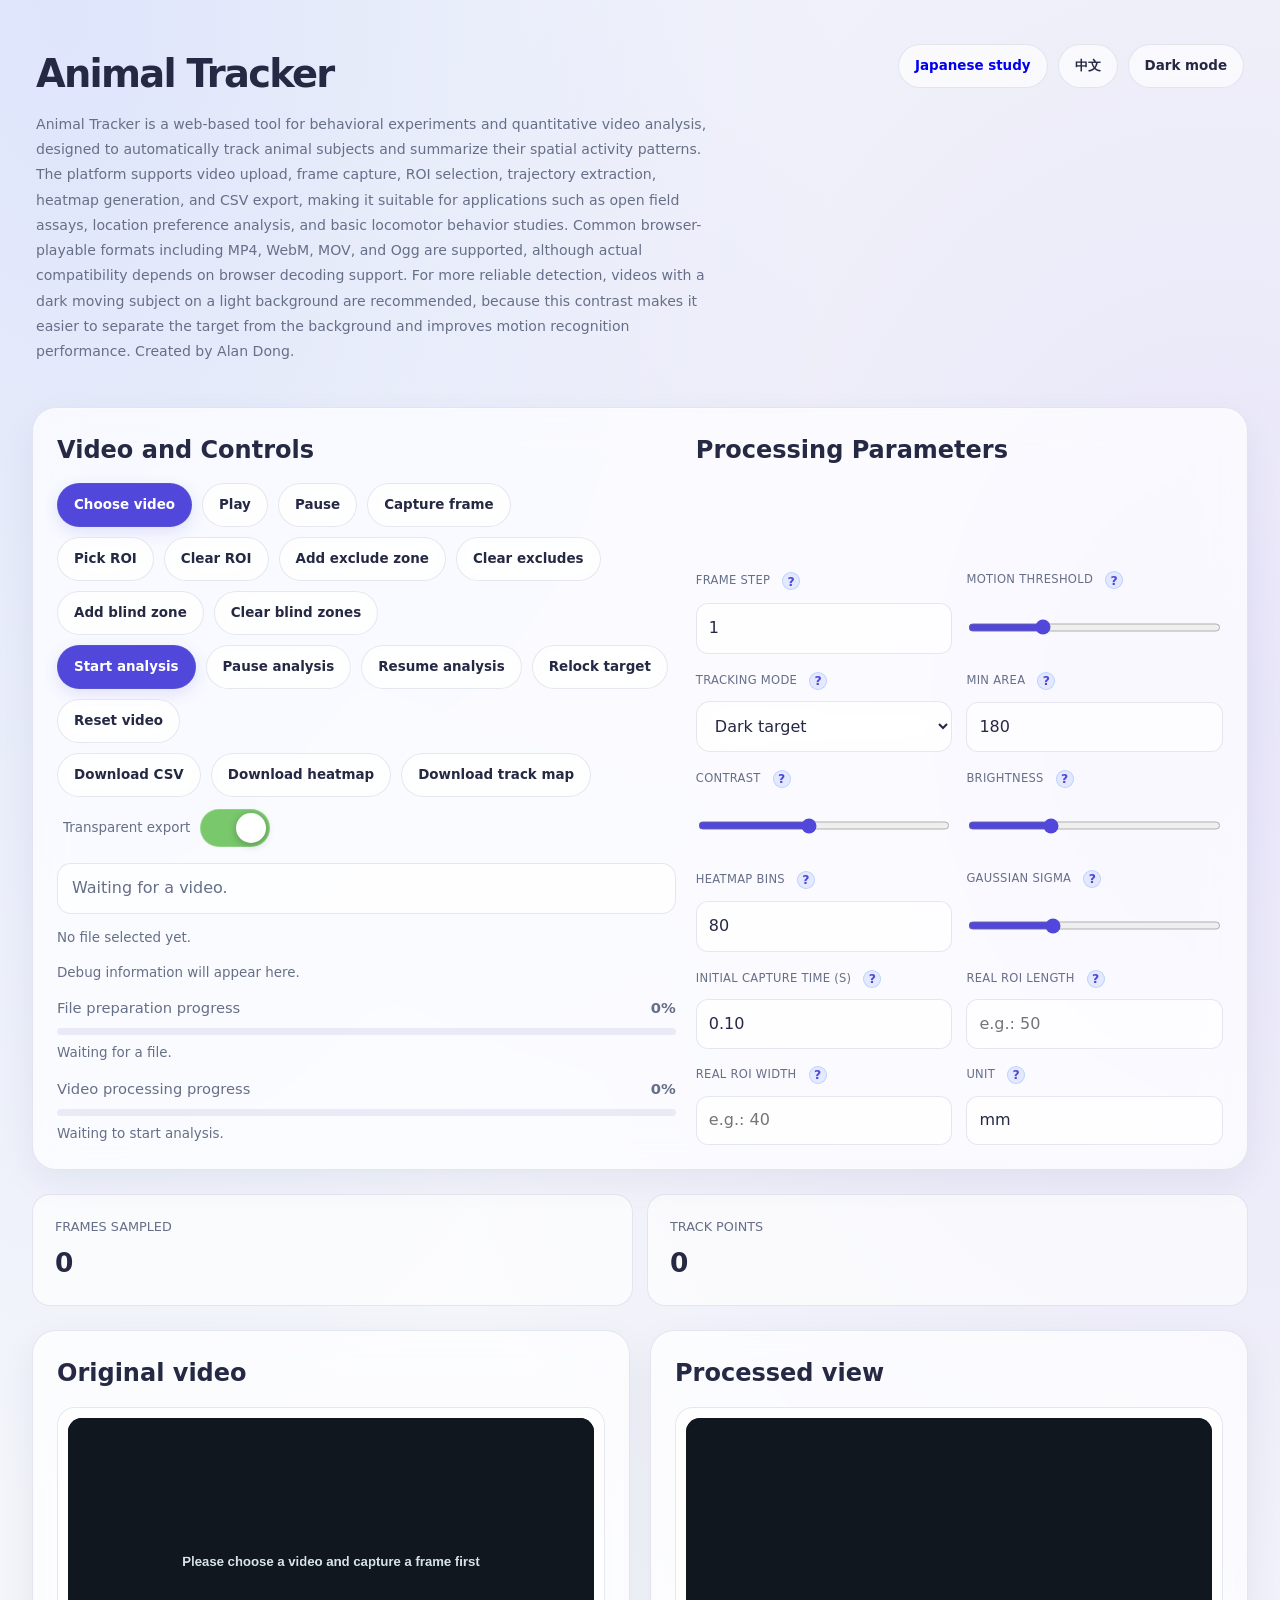
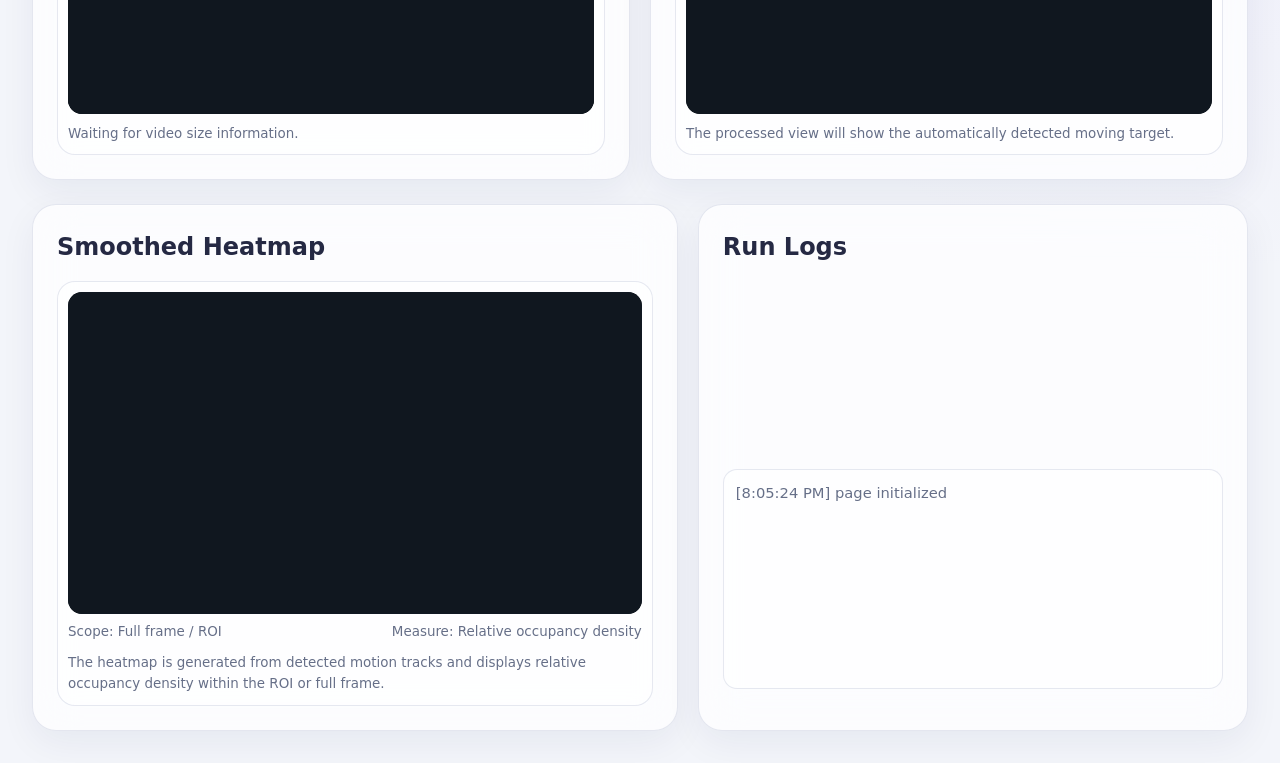
<file: index.html>
<!DOCTYPE html>
<html lang="zh-CN">
<head>
  <meta charset="UTF-8" />
  <meta name="viewport" content="width=device-width, initial-scale=1.0" />
  <title>Animal Motion Tracker Simple Auto Track</title>
  <style>
    :root,[data-theme="light"]{--bg:#f7f6f2;--surface:#f9f8f5;--surface2:#fbfbf9;--offset:#edeae5;--border:#d4d1ca;--text:#28251d;--muted:#69665f;--primary:#01696f;--warn:#da7101;--err:#a13544;--ok:#437a22;--radius:16px;--font:Arial,Helvetica,sans-serif}
    [data-theme="dark"]{--bg:#171614;--surface:#1c1b19;--surface2:#201f1d;--offset:#22211f;--border:#393836;--text:#cdccca;--muted:#a3a19d;--primary:#4f98a3;--warn:#fdab43;--err:#dd6974;--ok:#437a22}
    *{box-sizing:border-box}body{margin:0;background:var(--bg);color:var(--text);font-family:var(--font);line-height:1.55}button,input{font:inherit;color:inherit}button{cursor:pointer;border:none}main{max-width:1460px;margin:0 auto;padding:20px;display:grid;gap:20px}.top{display:flex;justify-content:space-between;gap:16px;align-items:flex-start}.top h1{margin:0;font-size:2rem}.top p{margin:8px 0 0;color:var(--muted);max-width:76ch}.card{background:var(--surface);border:1px solid var(--border);border-radius:var(--radius);padding:18px;display:grid;gap:14px}.grid2{display:grid;grid-template-columns:1.08fr .92fr;gap:20px}.viewer{display:grid;grid-template-columns:1fr 1fr;gap:20px}.metrics{display:grid;grid-template-columns:repeat(6,minmax(0,1fr));gap:14px}.metric{background:var(--surface2);border:1px solid var(--border);border-radius:12px;padding:14px}.metric span{display:block;font-size:.8rem;text-transform:uppercase;color:var(--muted)}.metric strong{display:block;margin-top:6px;font-size:1.28rem}.toolbar{display:grid;gap:10px}.toolbar-group{display:flex;flex-wrap:wrap;gap:10px;align-items:center}.export-toggle{display:inline-flex;align-items:center;gap:10px;min-height:42px;margin-left:6px}.export-toggle-text{font-size:.84rem;color:var(--muted);white-space:nowrap}.switch{position:relative;display:inline-block;width:70px;height:38px;flex:0 0 auto}.switch input{opacity:0;width:0;height:0}.slider{position:absolute;cursor:pointer;inset:0;background:#5f6368;border-radius:999px;transition:.2s;border:1px solid rgba(255,255,255,.18)}.slider:before{content:"";position:absolute;height:30px;width:30px;left:4px;top:3px;background:#fff;border-radius:50%;transition:.2s;box-shadow:0 2px 8px rgba(0,0,0,.25)}.switch input:checked + .slider{background:#79c86c}.switch input:checked + .slider:before{transform:translateX(31px)}.btn,.filebtn{min-height:42px;padding:0 16px;border-radius:999px;display:inline-flex;align-items:center;justify-content:center;text-decoration:none;position:relative} .btn[data-tooltip]:hover::after,.filebtn[data-tooltip]:hover::after{content:attr(data-tooltip);position:absolute;left:50%;transform:translateX(-50%);bottom:calc(100% + 10px);background:rgba(20,20,20,.94);color:#fff;padding:10px 12px;border-radius:8px;font-size:.82rem;line-height:1.45;white-space:normal;width:max-content;min-width:220px;max-width:360px;z-index:50;box-shadow:0 8px 24px rgba(0,0,0,.25);text-align:left} .btn[data-tooltip]:hover::before,.filebtn[data-tooltip]:hover::before{content:'';position:absolute;left:50%;transform:translateX(-50%);bottom:calc(100% + 4px);border:6px solid transparent;border-top-color:rgba(20,20,20,.94);z-index:50} .help-tip{display:inline-flex;align-items:center;justify-content:center;width:18px;height:18px;margin-left:6px;border-radius:999px;background:rgba(120,160,255,.18);border:1px solid rgba(120,160,255,.35);color:#9dc0ff;font-size:.78rem;font-weight:700;cursor:help;position:relative;vertical-align:middle} .help-tip:hover::after{content:attr(data-tooltip);position:absolute;left:50%;transform:translateX(-50%);bottom:calc(100% + 10px);background:rgba(20,20,20,.96);color:#fff;padding:10px 12px;border-radius:8px;font-size:.82rem;line-height:1.45;white-space:normal;min-width:220px;max-width:320px;z-index:60;box-shadow:0 8px 24px rgba(0,0,0,.25);text-align:left} .help-tip:hover::before{content:'';position:absolute;left:50%;transform:translateX(-50%);bottom:calc(100% + 4px);border:6px solid transparent;border-top-color:rgba(20,20,20,.96);z-index:60} .label-row{display:flex;align-items:center;gap:6px}.heatmap-panel{display:grid;grid-template-columns:minmax(0,1fr);gap:12px;align-items:start}.heatmap-legend-wrap,.legend-top-title,.heatmap-legend,.legend-bar,.legend-scale,.legend-group,.legend-tick,.legend-title{display:none}.heatmap-meta{display:flex;justify-content:space-between;gap:12px;flex-wrap:wrap;margin-top:8px;font-size:.84rem;color:var(--muted)}.btn-primary,.filebtn{background:var(--primary);color:#fff}.btn-secondary{background:var(--offset);border:1px solid var(--border)}.theme{background:var(--surface);border:1px solid var(--border)}.file-input{position:absolute;left:-9999px}.status{padding:12px 14px;border-radius:12px;border:1px solid var(--border);background:var(--surface2);color:var(--muted)}.status.warn{background:#4d3815;color:#ffd9a1}.status.error{background:#4f2028;color:#ffd1d7}.status.success{background:#203b1f;color:#d8f3cb}.small{font-size:.84rem;color:var(--muted)}.progresswrap{display:grid;gap:8px}.progresshead{display:flex;justify-content:space-between;gap:12px;font-size:.92rem;color:var(--muted)}.progress{height:12px;border-radius:999px;background:var(--offset);overflow:hidden}.progress span{display:block;height:100%;width:0;background:linear-gradient(90deg,var(--primary),var(--warn))}.fieldgrid{display:grid;grid-template-columns:repeat(2,minmax(0,1fr));gap:14px}.field{display:grid;gap:8px}.field label{font-size:.82rem;text-transform:uppercase;color:var(--muted)}.field input{min-height:42px;padding:0 12px;border-radius:10px;border:1px solid var(--border);background:var(--surface2)}.stagewrap{background:var(--surface2);border:1px solid var(--border);border-radius:14px;padding:10px;display:grid;gap:10px}.stage{width:100%;background:#10171f;border-radius:12px;display:grid;place-items:center;overflow:hidden}.canvasBox{width:100%;display:grid;place-items:center;background:#10171f;border-radius:12px;overflow:hidden}.fitCanvas{display:block;max-width:100%;height:auto;background:#10171f}.statsBox{background:var(--surface2);border:1px solid var(--border);border-radius:12px;padding:14px;display:grid;gap:10px}.statsRow{display:flex;justify-content:space-between;gap:12px;border-bottom:1px dashed var(--border);padding-bottom:8px}.statsRow:last-child{border-bottom:none;padding-bottom:0}.log{max-height:220px;overflow:auto;background:var(--surface2);border:1px solid var(--border);border-radius:12px;padding:12px;font-size:.92rem;color:var(--muted)}@media(max-width:1180px){.grid2,.viewer,.metrics{grid-template-columns:1fr}}@media(max-width:760px){main{padding:14px}.fieldgrid{grid-template-columns:1fr}.top{flex-direction:column}}
  </style>
<style id="liquid-tracker-theme">
:root,[data-theme="light"]{--bg:#f3f5fa;--surface:rgba(255,255,255,.72);--surface2:rgba(255,255,255,.66);--offset:#e9eaf5;--border:rgba(115,130,170,.18);--text:#252943;--muted:#666f88;--primary:#5148db;--radius:24px;--font:ui-sans-serif,system-ui,-apple-system,"Segoe UI",sans-serif}
[data-theme="dark"]{--bg:#0c1220;--surface:rgba(28,38,62,.78);--surface2:rgba(39,50,76,.68);--offset:#26324c;--border:rgba(190,206,255,.16);--text:#e8edfc;--muted:#adb9d2;--primary:#a49aff}
body{background:radial-gradient(ellipse at 5% 0%,rgba(150,173,255,.22),transparent 45%),radial-gradient(ellipse at 95% 30%,rgba(183,158,246,.18),transparent 50%),var(--bg);min-height:100vh}
main{padding:32px;gap:24px}.top{padding:12px 4px 18px}.top h1{font-size:clamp(1.8rem,3vw,2.6rem);letter-spacing:-.045em}.top p{font-size:.88rem;line-height:1.8}.card{backdrop-filter:blur(22px) saturate(135%);box-shadow:inset 0 1px 0 rgba(255,255,255,.3),0 12px 36px rgba(24,36,80,.06);padding:24px}.card .card{box-shadow:none;backdrop-filter:none}.metric,.statsBox,.stagewrap{border-radius:18px;box-shadow:inset 0 1px 0 rgba(255,255,255,.22)}.metric{padding:22px}.metric strong{font-size:1.65rem;letter-spacing:-.03em}.btn,.filebtn{border:1px solid var(--border);font-size:.84rem;font-weight:600;min-height:44px;transition:transform 160ms ease,background-color 160ms ease}.btn-primary,.filebtn{background:#5148db;color:#fff;box-shadow:0 5px 16px #5148db24}.theme,.btn-secondary{background:var(--surface2);backdrop-filter:blur(16px)}.field input{border-radius:12px;accent-color:var(--primary)}.field label{font-size:.72rem;letter-spacing:.025em}.stage,.canvasBox{border-radius:14px}.status,.log{border-radius:14px}.progress{height:7px}.progress span{background:linear-gradient(90deg,#5148db,#9d8bf0)}.statsRow{border-bottom-style:solid}.help-tip{color:var(--primary)}button:focus-visible,a:focus-visible,input:focus-visible{outline:3px solid #9b94ed;outline-offset:4px}
@media(hover:hover) and (pointer:fine){.btn:hover,.filebtn:hover{transform:translateY(-1px)}}
@media(max-width:760px){main{padding:16px;gap:16px}.card{padding:18px;border-radius:20px}.top{padding:8px 2px}.toolbar-group{gap:8px}.btn,.filebtn{padding:0 12px}}
@media(prefers-reduced-motion:reduce){.btn,.filebtn{transition:none;transform:none!important}}
@media(prefers-reduced-transparency:reduce){.card,.theme,.btn-secondary{backdrop-filter:none;background:var(--bg)}}
select,select::picker(select){appearance:base-select}
.field select{font:inherit;color:var(--text);min-height:44px;padding:10px 14px;border:1px solid var(--border);border-radius:14px;background:var(--surface2);backdrop-filter:blur(20px);width:100%}
select::picker(select){padding:7px;border-radius:16px;border:1px solid var(--border);color:var(--text);background:var(--surface);backdrop-filter:blur(24px) saturate(140%);box-shadow:0 12px 32px rgba(0,0,0,.18)}
select option{padding:10px 12px;border-radius:10px}select option:checked{background:var(--offset);color:var(--primary)}
[data-theme="dark"] select{color-scheme:dark}
</style></head>
<body>
  <main>
    <section class="top">
      <div>
        <h1 data-i18n="title">简化自动跟踪版</h1>
        <p data-i18n="intro">这一版已经移除了 ROI 和目标模板框选逻辑，改回更简单的自动移动物体跟踪思路，主要目的就是先验证网站能否稳定运行，以及视频处理进度条能否正常移动。 [file:268]</p>
      </div>
      <div style="display:flex;gap:10px;flex-wrap:wrap;">
        <a id="japaneseEntry" class="btn btn-secondary" href="japanese.html">日语学习 · Japanese</a>
        <button id="langToggle" class="btn theme" type="button">English</button>
        <button id="themeToggle" class="btn theme" type="button">Dark mode</button>
      </div>
    </section>

    <section class="card grid2">
      <div class="card" style="padding:0;border:none;background:transparent;">
        <h2 style="margin:0" data-i18n="panel_ops">视频与操作</h2>
        <div class="toolbar">
          <div class="toolbar-group">
            <label class="filebtn" for="videoInput" data-i18n="choose_video">选择视频</label>
            <input class="file-input" id="videoInput" type="file" accept="video/*" />
            <button id="playBtn" class="btn btn-secondary" type="button" data-i18n="play">播放</button>
            <button id="pauseBtn" class="btn btn-secondary" type="button" data-i18n="pause">暂停</button>
            <button id="captureBtn" class="btn btn-secondary" type="button" data-i18n="capture" data-tooltip="截取当前视频画面作为后续框选和分析参考。">捕获当前帧</button>
          </div>
          <div class="toolbar-group">
            <button id="roiBtn" class="btn btn-secondary" type="button" data-i18n="ROI_pick" data-tooltip="在原始视频画面上拖拽一个矩形，只分析这个区域里的目标。" data-tooltip-key="tooltip_ROI_pick">框选 ROI</button>
            <button id="clearRoiBtn" class="btn btn-secondary" type="button" data-i18n="ROI_clear" data-tooltip="删除当前 ROI 框，恢复整幅画面的分析。" data-tooltip-key="tooltip_ROI_clear">清除 ROI</button>
            <button id="excludeBtn" class="btn btn-secondary" type="button" data-i18n="exclude_pick" data-tooltip="在 ROI 内画出排除框，分析时忽略这些区域。" data-tooltip-key="tooltip_exclude_pick">框选排除区</button>
            <button id="clearExcludeBtn" class="btn btn-secondary" type="button" data-i18n="exclude_clear" data-tooltip="删除当前排除框。" data-tooltip-key="tooltip_exclude_clear">清除排除区</button>
            <button id="blindZoneBtn" class="btn btn-secondary" type="button" data-i18n="blind_pick" data-tooltip="添加盲区，目标在这些区域内可能暂时消失。" data-tooltip-key="tooltip_blind_pick">添加盲区</button>
            <button id="clearBlindZonesBtn" class="btn btn-secondary" type="button" data-i18n="blind_clear" data-tooltip="清除全部盲区。" data-tooltip-key="tooltip_blind_clear">清除盲区</button>
          </div>
          <div class="toolbar-group">
            <button id="analyzeBtn" class="btn btn-primary" type="button" data-i18n="analyze">开始分析</button>
            <button id="pauseAnalyzeBtn" class="btn btn-secondary" type="button" data-i18n="pause_analysis">暂停分析</button>
            <button id="resumeAnalyzeBtn" class="btn btn-secondary" type="button" data-i18n="resume_analysis" title="从暂停处继续后续分析。" data-title-key="title_resume_analysis">继续分析</button>
            <button id="relockBtn" class="btn btn-secondary" type="button" data-i18n="relock_target" title="请先暂停分析，再点击鱼头位置以重新定位并连接轨迹。" data-title-key="title_relock_target">重定位目标</button>
            <button id="resetVideoBtn" class="btn btn-secondary" type="button" data-i18n="reset_video">重置视频</button>
          </div>
          <div class="toolbar-group">
            <button id="csvBtn" class="btn btn-secondary" type="button" data-i18n="download_csv" data-tooltip="导出轨迹坐标 CSV 文件，可用于后续统计和作图。">下载 CSV</button>
            <button id="pngBtn" class="btn btn-secondary" type="button" data-i18n="download_heatmap">下载热力图</button>
            <button id="trackPngBtn" class="btn btn-secondary" type="button" data-i18n="download_trackmap">下载轨迹图</button>
            <div class="export-toggle">
              <span id="exportBgLabel" class="export-toggle-text" data-i18n="transparent_export">透明背景导出</span>
              <label class="switch" for="transparentExportToggle">
                <input id="transparentExportToggle" type="checkbox" checked />
                <span class="slider"></span>
              </label>
            </div>
          </div>
        </div>
        <div id="statusText" class="status" data-i18n="status_wait">等待选择视频。</div>
        <div id="fileInfo" class="small" data-i18n="file_wait">尚未选择文件。</div>
        <div id="debugInfo" class="small" data-i18n="debug_wait">调试信息会显示在这里。</div>
        <div class="progresswrap">
          <div class="progresshead"><span data-i18n="file_prep">文件准备进度</span><strong id="uploadPercent">0%</strong></div>
          <div class="progress"><span id="uploadBar"></span></div>
          <div id="uploadHint" class="small" data-i18n="upload_wait">等待选择文件。</div>
        </div>
        <div class="progresswrap">
          <div class="progresshead"><span data-i18n="video_proc">视频处理进度</span><strong id="processPercent">0%</strong></div>
          <div class="progress"><span id="processBar"></span></div>
          <div id="processHint" class="small" data-i18n="process_wait">等待开始分析。</div>
        </div>
      </div>
      <div class="card" style="padding:0;border:none;background:transparent;">
        <h2 style="margin:0" data-i18n="panel_params">处理参数</h2>
        <div class="fieldgrid">
          <div class="field"><div class="label-row"><label for="sampleStep" data-i18n="label_frame_step">Frame step</label><span class="help-tip" data-tooltip="控制每隔多少帧取样一次。数值越小，分析越细，但处理更慢；数值越大，分析更快，但可能丢失细小运动变化。" data-tooltip-key="tooltip_frame_step">?</span></div><input id="sampleStep" type="number" min="1" max="20" value="1"></div>
          <div class="field"><div class="label-row"><label for="threshold" data-i18n="label_motion_threshold">Motion threshold</label><span class="help-tip" data-tooltip="控制前后帧差异多大才算运动。调低更敏感，容易把噪声也当成运动；调高更严格，可能漏掉较弱移动。" data-tooltip-key="tooltip_motion_threshold">?</span></div><input id="threshold" type="range" min="5" max="80" value="24"></div>
          <div class="field"><div class="label-row"><label for="trackingMode" data-i18n="label_tracking_mode">Tracking mode</label><span class="help-tip" data-tooltip="切换以最黑区域或最亮区域作为主要跟踪目标。白鼠场景建议选择最亮目标。" data-tooltip-key="tooltip_tracking_mode">?</span></div><select id="trackingMode"><option value="dark">Dark target / 最黑目标</option><option value="bright">Bright target / 最亮目标</option></select></div>
          <div class="field"><div class="label-row"><label for="minArea" data-i18n="label_min_area">Min area</label><span class="help-tip" data-tooltip="控制最小目标面积。调小更容易识别小目标和尾巴，但也更容易引入噪点；调大可过滤杂点，但可能漏检小范围活动。" data-tooltip-key="tooltip_min_area">?</span></div><input id="minArea" type="number" min="10" max="5000" value="180"></div>
          <div class="field"><div class="label-row"><label for="contrast" data-i18n="label_contrast">Contrast</label><span class="help-tip" data-tooltip="调整处理画面的对比度。提高后目标与背景差异更明显，但过高可能放大噪声。" data-tooltip-key="tooltip_contrast">?</span></div><input id="contrast" type="range" min="80" max="220" value="140"></div>
          <div class="field"><div class="label-row"><label for="brightness" data-i18n="label_brightness">Brightness</label><span class="help-tip" data-tooltip="调整处理画面的亮度。适合修正视频偏暗或偏亮的情况，但过度调整会影响目标分离效果。" data-tooltip-key="tooltip_brightness">?</span></div><input id="brightness" type="range" min="60" max="180" value="95"></div>
          <div class="field"><div class="label-row"><label for="gridBins" data-i18n="label_heatmap_bins">Heatmap bins</label><span class="help-tip" data-tooltip="控制热力图网格分辨率。数值越大，热点更细致；数值越小，热力图更平滑但细节更少。" data-tooltip-key="tooltip_heatmap_bins">?</span></div><input id="gridBins" type="number" min="30" max="180" value="80"></div>
          <div class="field"><div class="label-row"><label for="sigma" data-i18n="label_gaussian_sigma">Gaussian sigma</label><span class="help-tip" data-tooltip="控制热力图平滑强度。数值越大，热点扩散更明显；数值越小，热点更集中、更锐利。" data-tooltip-key="tooltip_gaussian_sigma">?</span></div><input id="sigma" type="range" min="1" max="6" step="0.5" value="2.5"></div>
          <div class="field"><div class="label-row"><label for="startTime" data-i18n="label_initial_capture">Initial capture time (s)</label><span class="help-tip" data-tooltip="设置首次自动截取视频画面的时间点，适合跳过开头黑屏或无效片段。" data-tooltip-key="tooltip_initial_capture">?</span></div><input id="startTime" type="number" min="0" max="5" step="0.05" value="0.10"></div>
          <div class="field"><div class="label-row"><label for="roiRealLength" data-i18n="label_roi_real_length">ROI 现实长度</label><span class="help-tip" data-tooltip="Real-world length represented by the selected ROI." data-tooltip-key="tooltip_roi_real_length">?</span></div><input id="roiRealLength" type="number" min="0" step="0.001" placeholder="例如：50" data-placeholder-zh="例如：50" data-placeholder-en="e.g.: 50"></div>
          <div class="field"><div class="label-row"><label for="roiRealWidth" data-i18n="label_roi_real_width">ROI 现实宽度</label><span class="help-tip" data-tooltip="Real-world width represented by the selected ROI." data-tooltip-key="tooltip_roi_real_width">?</span></div><input id="roiRealWidth" type="number" min="0" step="0.001" placeholder="例如：40" data-placeholder-zh="例如：40" data-placeholder-en="e.g.: 40"></div>
          <div class="field"><div class="label-row"><label for="roiUnit" data-i18n="label_roi_unit">现实单位</label><span class="help-tip" data-tooltip="Unit for the ROI real size, such as mm, cm, or m." data-tooltip-key="tooltip_roi_unit">?</span></div><input id="roiUnit" type="text" placeholder="mm / cm / m" value="mm"></div>
        </div>
        
      </div>
    </section>

    <section class="metrics" style="grid-template-columns:repeat(2,minmax(0,1fr));">
      <article class="metric"><span data-i18n="frames_sampled">Frames sampled</span><strong id="framesMetric">0</strong></article>
      <article class="metric"><span data-i18n="track_points">Track points</span><strong id="pointsMetric">0</strong></article>
    </section>

    <section class="viewer">
      <article class="card">
        <h2 style="margin:0" data-i18n="raw_video">原始视频</h2>
        <div class="stagewrap">
          <div class="stage"><div class="canvasBox"><canvas id="rawCanvas" class="fitCanvas"></canvas></div></div>
          <div id="videoSizeInfo" class="small" data-i18n="video_size_wait">等待视频尺寸信息。</div>
        </div>
      </article>
      <article class="card">
        <h2 style="margin:0" data-i18n="processed_view">处理画面</h2>
        <div class="stagewrap">
          <div class="stage"><div class="canvasBox"><canvas id="displayCanvas" class="fitCanvas"></canvas></div></div>
          <div id="processSizeInfo" class="small" data-i18n="process_size_wait">处理结果会显示自动检测到的移动目标。</div>
        </div>
      </article>
    </section>

    <section class="grid2">
      <article class="card">
        <h2 style="margin:0" data-i18n="heatmap">平滑热力图</h2>
        <div class="stagewrap">
          <div class="heatmap-panel">
            <div>
              <div class="stage"><div class="canvasBox"><canvas id="heatmapCanvas" class="fitCanvas"></canvas></div></div>
              <div class="heatmap-meta">
                <span id="heatmapScope" data-i18n="heatmap_scope_default">范围：整幅视频 / ROI</span>
                <span id="heatmapMeasure" data-i18n="heatmap_measure">指标：相对停留密度</span>
              </div>
            </div>

          </div>
          <div class="small" data-i18n="heatmap_note">热力图基于自动检测到的运动轨迹生成，并以 ROI 或整幅画面为边界显示相对停留密度。</div>
        </div>
      </article>
      <article class="card">
        <h2 style="margin:0" data-i18n="run_logs">运行日志</h2>
        <div id="eventLog" class="log"></div>
      </article>
    </section>
  </main>

  <video id="sourceVideo" hidden playsinline preload="metadata"></video>
  <canvas id="captureCanvas" hidden></canvas>
  <canvas id="trackCanvas" hidden></canvas>

  <script>
        const i18n={
      zh:{title:'Animal Tracker',intro:'Animal Tracker 是一个面向行为学实验与视频定量分析的网页工具，用于对实验视频中的动物目标进行自动追踪与空间分布分析。平台支持视频上传、当前帧捕获、ROI 框选、目标轨迹提取、热力图生成以及 CSV 数据导出，适用于开放场、位置偏好及基础运动行为分析等应用场景。系统兼容常见浏览器可播放的视频格式，包括 MP4、WebM、MOV 与 Ogg，实际可用性取决于浏览器的解码支持。为获得更稳定的识别结果，建议优先使用深色运动目标位于浅色背景上的视频，这样更有利于区分目标与背景并提高运动物体检测效果。Created by Alan Dong.',panel_ops:'视频与操作',choose_video:'选择视频',play:'播放',pause:'暂停',capture:'捕获当前帧',ROI_pick:'框选 ROI',exclude_pick:'添加排除区',exclude_clear:'清除排除区',blind_pick:'添加盲区',blind_clear:'清除盲区',ROI_clear:'清除 ROI',analyze:'开始分析',pause_analysis:'暂停分析',resume_analysis:'继续分析',relock_target:'重定位目标',transparent_export:'透明背景导出',reset_video:'重置视频',download_csv:'下载 CSV',tooltip_capture:'截取当前视频画面，作为后续框选 ROI 和分析的参考。',tooltip_ROI_pick:'在捕获视频当前帧数之后，在截取画面上拖拽矩形方框，分析时只会追踪方框内的目标。',tooltip_target_pick:'先框选当前帧中的目标，后续分析会从该位置开始连续追踪。',tooltip_target_clear:'删除当前框选目标，恢复普通检测模式。',tooltip_exclude_pick:'在 ROI 内画出排除框，分析时忽略这些区域；可重复添加多个排除区。',tooltip_exclude_clear:'删除当前全部排除框。',tooltip_blind_pick:'添加盲区，目标在这些区域内可能暂时消失。',tooltip_blind_clear:'清除全部盲区。',tooltip_ROI_clear:'清除当前 ROI 框，恢复整幅画面的分析。',tooltip_csv:'导出轨迹坐标 CSV 文件，便于后续统计与作图。',download_heatmap:'下载热力图',download_trackmap:'下载轨迹图',group_video:'视频',group_roi:'取帧与 ROI',group_regions:'排除区与盲区',group_analysis:'分析控制',group_export:'结果导出',status_wait:'等待选择视频。',file_wait:'尚未选择文件。',debug_wait:'调试信息会显示在这里。',file_prep:'文件准备进度',upload_wait:'等待选择文件。',video_proc:'视频处理进度',process_wait:'等待开始分析。',panel_params:'处理参数',frames_sampled:'已采样帧数',track_points:'轨迹点数',raw_video:'原始视频',video_size_wait:'等待视频尺寸信息。',processed_view:'处理画面',process_size_wait:'处理结果会显示自动检测到的移动目标。',heatmap:'平滑热力图',heatmap_note:'热力图基于自动检测到的运动轨迹生成，并以 ROI 或整幅画面为边界显示相对停留密度。',heatmap_scope_default:'范围：整幅视频 / ROI',heatmap_scope_roi:'范围：当前 ROI',heatmap_scope_full:'范围：整幅视频',heatmap_measure:'指标：相对停留密度',heatmap_legend:'停留密度（归一化）',heatmap_legend_short:'停留密度',run_logs:'运行日志',title_resume_analysis:'从暂停处继续后续分析。',title_relock_target:'请先暂停分析，再点击鱼头位置以重新定位并连接轨迹。',title_resume_analysis:'Continue analysis from the paused position.',title_relock_target:'Pause analysis first, then click the fish head to relock and reconnect the trajectory.',theme_dark:'Dark mode',theme_light:'Light mode',lang_en:'English',lang_zh:'中文',status_selected:'视频文件已选中，正在加载。',status_capture:'当前帧已捕获。',status_target_pick:'请在当前帧上框选目标。',status_target_ready:'目标模板已记录，后续将用模板定位置，并让黄色框按鱼体动态变化。',status_target_cleared:'已清除当前目标框选。',status_exclude_pick:'请在当前帧上框选要忽略的区域，可重复添加多个排除区。',status_exclude_ready:'排除区已记录，分析时将忽略这些区域。',status_exclude_cleared:'已清除全部排除区。',status_blind_pick:'请框选盲区，可最多添加四个。',status_blind_ready:'盲区已记录。',status_blind_cleared:'已清除全部盲区。',status_playing:'视频正在播放。',status_paused:'视频已暂停。',status_analysis_paused:'分析已暂停。',status_start:'开始自动分析视频...',status_done:'分析完成，共提取 {n} 个追踪点。',status_need_video:'请先选择视频。',status_video_not_ready:'视频还没有成功加载。',status_meta_ok:'视频加载成功。可以直接开始分析。',status_auto_fail:'自动捕获首帧失败，可手动点击“捕获当前帧”。',status_play_fail:'播放失败，请先手动捕获当前帧。',status_end:'视频播放结束。',hint_processing:'已处理 {a}/{b} 帧，预计剩余 {t}',hint_done:'处理完成，可以导出 CSV 和热力图。',hint_init:'正在初始化处理...',hint_paused:'分析已暂停，当前结果已保留。',hint_reset:'已恢复到刚导入该视频时的状态。',detected_none:'未检测',debug_prefix:'调试信息：',file_ready:'视频已就绪：{w} × {h} px；时长 {d} 秒。',file_name:'文件名：{n}；大小：{s}；type：{t}',video_size:'原始视频尺寸：{w} × {h}',process_size:'处理画布尺寸：{w} × {h}（与原视频同比例）',canvas_prompt:'请先选择视频并捕获当前帧',label_frame_step:'帧步长',label_motion_threshold:'运动阈值',label_tracking_mode:'跟踪模式',label_min_area:'最小面积',label_contrast:'对比度',label_brightness:'亮度',label_heatmap_bins:'热力图分箱数',label_gaussian_sigma:'高斯 sigma',label_initial_capture:'初始捕获时间（秒）',label_roi_real_length:'ROI 现实长度',label_roi_real_width:'ROI 现实宽度',label_roi_unit:'现实单位',tooltip_frame_step:'控制每隔多少帧取样一次。数值越小，分析越细，但处理更慢；数值越大，分析更快，但可能丢失细小运动变化。',tooltip_motion_threshold:'控制前后帧差异多大才算运动。调低更敏感，容易把噪声也当成运动；调高更严格，可能漏掉较弱移动。',tooltip_tracking_mode:'切换以最黑区域或最亮区域作为主要跟踪目标。白鼠场景建议选择最亮目标。',tooltip_min_area:'控制最小目标面积。调小更容易识别小目标和尾巴，但也更容易引入噪点；调大可过滤杂点，但可能漏检小范围活动。',tooltip_contrast:'调整处理画面的对比度。提高后目标与背景差异更明显，但过高可能放大噪声。',tooltip_brightness:'调整处理画面的亮度。适合修正视频偏暗或偏亮的情况，但过度调整会影响目标分离效果。',tooltip_heatmap_bins:'控制热力图网格分辨率。数值越大，热点更细致；数值越小，热力图更平滑但细节更少。',tooltip_gaussian_sigma:'控制热力图平滑强度。数值越大，热点扩散更明显；数值越小，热点更集中、更锐利。',tooltip_initial_capture:'设置首次自动截取视频画面的时间点，适合跳过开头黑屏或无效片段。',tooltip_roi_real_length:'所选 ROI 在现实中的长度，用于把像素距离换算成你填写的单位。',tooltip_roi_real_width:'所选 ROI 在现实中的宽度，用于配合长度一起做空间尺度换算。',tooltip_roi_unit:'ROI 现实尺寸使用的单位，例如 mm、cm 或 m。当前导出的 CSV 坐标仍为像素。',tooltip_real_roi_length:'所选 ROI 在现实中的长度，用于把像素距离换算成你填写的单位。',tooltip_real_roi_width:'所选 ROI 在现实中的宽度，用于配合长度一起做空间尺度换算。',tooltip_real_roi_unit:'ROI 现实尺寸使用的单位，例如 mm、cm 或 m。当前导出的 CSV 坐标仍为像素。',status_roi_scale_saved:'已记录 ROI 现实尺寸：{w} × {h} {u}',status_roi_scale_missing:'未填写完整 ROI 现实宽高，CSV 将继续导出像素坐标。'},
      en:{title:'Animal Tracker',intro:'Animal Tracker is a web-based tool for behavioral experiments and quantitative video analysis, designed to automatically track animal subjects and summarize their spatial activity patterns. The platform supports video upload, frame capture, ROI selection, trajectory extraction, heatmap generation, and CSV export, making it suitable for applications such as open field assays, location preference analysis, and basic locomotor behavior studies. Common browser-playable formats including MP4, WebM, MOV, and Ogg are supported, although actual compatibility depends on browser decoding support. For more reliable detection, videos with a dark moving subject on a light background are recommended, because this contrast makes it easier to separate the target from the background and improves motion recognition performance. Created by Alan Dong.',panel_ops:'Video and Controls',choose_video:'Choose video',play:'Play',pause:'Pause',capture:'Capture frame',ROI_pick:'Pick ROI',exclude_pick:'Add exclude zone',exclude_clear:'Clear excludes',blind_pick:'Add blind zone',blind_clear:'Clear blind zones',ROI_clear:'Clear ROI',analyze:'Start analysis',pause_analysis:'Pause analysis',resume_analysis:'Resume analysis',relock_target:'Relock target',transparent_export:'Transparent export',reset_video:'Reset video',download_csv:'Download CSV',tooltip_capture:'Capture the current video frame as the reference for ROI selection and analysis.',tooltip_ROI_pick:'Drag a rectangle on the raw video to limit analysis to that region only.',tooltip_target_pick:'Draw the target in the current frame. Later analysis will start from this position and track it continuously.',tooltip_target_clear:'Remove the current selected target and return to normal detection mode.',tooltip_exclude_pick:'Draw exclusion boxes inside the ROI. Analysis will ignore these regions; you can add multiple boxes.',tooltip_exclude_clear:'Remove all current exclusion boxes.',tooltip_blind_pick:'Add a blind zone where the target may temporarily disappear.',tooltip_blind_clear:'Clear all blind zones.',tooltip_ROI_clear:'Remove the current ROI and return to full-frame analysis.',tooltip_csv:'Export the trajectory coordinates as a CSV file for later statistics and plotting.',download_heatmap:'Download heatmap',download_trackmap:'Download track map',group_video:'Video',group_roi:'Frame & ROI',group_regions:'Exclude & blind zones',group_analysis:'Analysis',group_export:'Export',status_wait:'Waiting for a video.',file_wait:'No file selected yet.',debug_wait:'Debug information will appear here.',file_prep:'File preparation progress',upload_wait:'Waiting for a file.',video_proc:'Video processing progress',process_wait:'Waiting to start analysis.',panel_params:'Processing Parameters',frames_sampled:'Frames sampled',track_points:'Track points',raw_video:'Original video',video_size_wait:'Waiting for video size information.',processed_view:'Processed view',process_size_wait:'The processed view will show the automatically detected moving target.',heatmap:'Smoothed Heatmap',heatmap_note:'The heatmap is generated from detected motion tracks and displays relative occupancy density within the ROI or full frame.',heatmap_scope_default:'Scope: Full frame / ROI',heatmap_scope_roi:'Scope: Current ROI',heatmap_scope_full:'Scope: Full frame',heatmap_measure:'Measure: Relative occupancy density',heatmap_legend:'Occupancy density (normalized)',heatmap_legend_short:'Occupancy density',run_logs:'Run Logs',title_resume_analysis:'从暂停处继续后续分析。',title_relock_target:'请先暂停分析，再点击鱼头位置以重新定位并连接轨迹。',theme_dark:'Dark mode',theme_light:'Light mode',lang_en:'English',lang_zh:'中文',status_selected:'Video file selected and loading.',status_capture:'Current frame captured.',status_roi_pick:'Drag on the raw video canvas to select ROI.',status_roi_ready:'ROI set. Analysis will run only inside the ROI.',status_roi_cleared:'ROI cleared. Full-frame analysis will be used.',status_playing:'Video is playing.',status_paused:'Video is paused.',status_analysis_paused:'Analysis paused.',status_start:'Starting automatic video analysis...',status_done:'Analysis finished with {n} track points.',status_need_video:'Please choose a video first.',status_video_not_ready:'The video is not ready yet.',status_meta_ok:'Video loaded successfully. You can start analysis now.',status_auto_fail:'Automatic first-frame capture failed. You can click Capture frame manually.',status_play_fail:'Play failed. Please capture a frame manually first.',status_end:'Video playback ended.',hint_processing:'Processed {a}/{b} frames, estimated {t} remaining',hint_done:'Processing complete. CSV and heatmap are ready to export.',hint_init:'Initializing processing...',hint_paused:'Analysis paused and current results were kept.',hint_reset:'Returned to the state right after this video was loaded.',detected_none:'Not detected',debug_prefix:'Debug:',file_ready:'Video ready: {w} × {h} px; duration {d} s.',file_name:'File: {n}; size: {s}; type: {t}',video_size:'Original video size: {w} × {h}',process_size:'Processing canvas size: {w} × {h} (same aspect ratio as source)',canvas_prompt:'Please choose a video and capture a frame first',label_frame_step:'Frame step',label_motion_threshold:'Motion threshold',label_tracking_mode:'Tracking mode',label_min_area:'Min area',label_contrast:'Contrast',label_brightness:'Brightness',label_heatmap_bins:'Heatmap bins',label_gaussian_sigma:'Gaussian sigma',label_initial_capture:'Initial capture time (s)',label_roi_real_length:'Real ROI length',label_roi_real_width:'Real ROI width',label_roi_unit:'Unit',tooltip_frame_step:'Controls how many frames are skipped between samples. Lower values give finer analysis but take longer; higher values run faster but may miss subtle motion.',tooltip_motion_threshold:'Controls how much frame-to-frame change counts as motion. Lower values are more sensitive but may include noise; higher values are stricter but may miss weak movement.',tooltip_tracking_mode:'Switch between darkest-target and brightest-target tracking. Bright target is recommended for white mouse videos.',tooltip_min_area:'Sets the minimum target area. Lower values detect smaller targets and tails more easily but may introduce noise; higher values filter specks but may miss small activity.',tooltip_contrast:'Adjusts contrast in the processed view. Higher contrast can separate the target from the background better, but too much may amplify noise.',tooltip_brightness:'Adjusts brightness in the processed view. Useful when the video is too dark or too bright, but excessive adjustment can hurt target separation.',tooltip_heatmap_bins:'Controls the heatmap grid resolution. Higher values give finer hotspots; lower values produce a smoother but less detailed map.',tooltip_gaussian_sigma:'Controls heatmap smoothing strength. Higher values spread hotspots more; lower values keep hotspots tighter and sharper.',tooltip_initial_capture:'Sets the time point for the first automatic frame capture, which is useful for skipping black screens or invalid opening frames.'}
    };
    const html=document.documentElement;
    const els={langToggle:document.getElementById('langToggle'),themeToggle:document.getElementById('themeToggle'),videoInput:document.getElementById('videoInput'),playBtn:document.getElementById('playBtn'),pauseBtn:document.getElementById('pauseBtn'),captureBtn:document.getElementById('captureBtn'),roiBtn:document.getElementById('roiBtn'),excludeBtn:document.getElementById('excludeBtn'),clearExcludeBtn:document.getElementById('clearExcludeBtn'),blindZoneBtn:document.getElementById('blindZoneBtn'),clearBlindZonesBtn:document.getElementById('clearBlindZonesBtn'),clearRoiBtn:document.getElementById('clearRoiBtn'),analyzeBtn:document.getElementById('analyzeBtn'),pauseAnalyzeBtn:document.getElementById('pauseAnalyzeBtn'),resumeAnalyzeBtn:document.getElementById('resumeAnalyzeBtn'),relockBtn:document.getElementById('relockBtn'),resetVideoBtn:document.getElementById('resetVideoBtn'),csvBtn:document.getElementById('csvBtn'),pngBtn:document.getElementById('pngBtn'),trackPngBtn:document.getElementById('trackPngBtn'),undoZoneBtn:document.getElementById('undoZoneBtn'),exportBgLabel:document.getElementById('exportBgLabel'),transparentExportToggle:document.getElementById('transparentExportToggle'),sourceVideo:document.getElementById('sourceVideo'),rawCanvas:document.getElementById('rawCanvas'),displayCanvas:document.getElementById('displayCanvas'),heatmapCanvas:document.getElementById('heatmapCanvas'),trackCanvas:document.getElementById('trackCanvas'),captureCanvas:document.getElementById('captureCanvas'),statusText:document.getElementById('statusText'),fileInfo:document.getElementById('fileInfo'),debugInfo:document.getElementById('debugInfo'),uploadPercent:document.getElementById('uploadPercent'),uploadBar:document.getElementById('uploadBar'),uploadHint:document.getElementById('uploadHint'),processPercent:document.getElementById('processPercent'),processBar:document.getElementById('processBar'),processHint:document.getElementById('processHint'),eventLog:document.getElementById('eventLog'),framesMetric:document.getElementById('framesMetric'),pointsMetric:document.getElementById('pointsMetric'),sampleStep:document.getElementById('sampleStep'),threshold:document.getElementById('threshold'),trackingMode:document.getElementById('trackingMode'),minArea:document.getElementById('minArea'),searchRadius:document.getElementById('searchRadius'),areaTolerance:document.getElementById('areaTolerance'),contrast:document.getElementById('contrast'),brightness:document.getElementById('brightness'),gridBins:document.getElementById('gridBins'),sigma:document.getElementById('sigma'),startTime:document.getElementById('startTime'),roiRealLength:document.getElementById('roiRealLength'),roiRealWidth:document.getElementById('roiRealWidth'),roiUnit:document.getElementById('roiUnit'),videoSizeInfo:document.getElementById('videoSizeInfo'),processSizeInfo:document.getElementById('processSizeInfo'),heatmapScope:document.getElementById('heatmapScope'),heatmapMeasure:document.getElementById('heatmapMeasure')};
    const rawCtx=els.rawCanvas.getContext('2d',{willReadFrequently:true});
    const displayCtx=els.displayCanvas.getContext('2d',{willReadFrequently:true});
    const heatCtx=els.heatmapCanvas.getContext('2d');
    const captureCtx=els.captureCanvas.getContext('2d',{willReadFrequently:true});
    let lang='zh'; let currentObjectUrl=''; let exportTransparent=true; let zoneHistory=[]; let targetTemplate=null,targetRect=null,targetDraft=null,targetSelecting=false,targetTemplatePatch=null,targetTemplateSize=null; let tracks=[]; let csvText='time_sec,x_px,y_px,point_type\n'; let baseWidth=960,baseHeight=540; let capturedFrameGray=null; let previousPreviewGray=null; let playTimer=null; let detectedBox=null; let stablePoint=null; let analysisPaused=false; let pausedAtTime=0; let lastAnalyzedTime=0; let manualRelockPointMode=false; let manualRelockAnchor=null; let manualRelockPoint=null; let roiRect=null; let roiDraft=null; let roiSelecting=false; let roiStart=null; let excludeRects=[]; let excludeDraft=null; let excludeSelecting=false; let blindZoneRects=[]; let blindZoneDraft=null; let blindZoneSelecting=false; let pendingBlindGap=null;
    const t=(k,v={})=>{let s=((i18n[lang]&&i18n[lang][k])!==undefined)?i18n[lang][k]:k;for(const [a,b] of Object.entries(v))s=s.replace(`{${a}}`,b);return s};
    function bindUserActionLogs(){const actionMap=[['playBtn','播放','Play'],['pauseBtn','暂停','Pause'],['captureBtn','捕获当前帧','Capture frame'],['roiBtn','框选 ROI','Pick ROI'],['excludeBtn','添加排除区','Add exclude zone'],['clearExcludeBtn','清除排除区','Clear excludes'],['blindZoneBtn','添加盲区','Add blind zone'],['clearBlindZonesBtn','清除盲区','Clear blind zones'],['clearRoiBtn','清除 ROI','Clear ROI'],['analyzeBtn','开始分析','Start analysis'],['pauseAnalyzeBtn','暂停分析','Pause analysis'],['resetVideoBtn','重置视频','Reset video'],['csvBtn','下载 CSV','Download CSV'],['pngBtn','下载热力图','Download heatmap'],['trackPngBtn','下载轨迹图','Download track map'],['undoZoneBtn','撤回上一步','Undo last'],['themeToggle','切换主题','Toggle theme'],['langToggle','切换语言','Toggle language']];actionMap.forEach(([id,labelZh,labelEn])=>{const el=els[id];if(!el||el.dataset.userActionBound==='1')return;el.dataset.userActionBound='1';el.addEventListener('pointerdown',()=>userClickLog(labelZh,labelEn),{passive:true})});const chooseLabel=document.querySelector('label[for="videoInput"]');if(chooseLabel&&chooseLabel.dataset.userActionBound!=='1'){chooseLabel.dataset.userActionBound='1';chooseLabel.addEventListener('pointerdown',()=>userClickLog('选择视频','Choose video'),{passive:true})}if(els.videoInput&&els.videoInput.dataset.userActionBound!=='1'){els.videoInput.dataset.userActionBound='1';els.videoInput.addEventListener('change',()=>log(lang==='zh'?'用户已选择视频文件':'User selected a video file'))}}
    function applyLanguage(){document.documentElement.lang=lang==='zh'?'zh-CN':'en';document.querySelectorAll('[data-i18n]').forEach(el=>{el.textContent=t(el.dataset.i18n)});document.querySelectorAll('[data-title-key]').forEach(el=>{el.setAttribute('title',t(el.dataset.titleKey))});document.querySelectorAll('[data-placeholder-en],[data-placeholder-zh]').forEach(el=>{el.setAttribute('placeholder',lang==='zh'?(el.dataset.placeholderZh||el.getAttribute('placeholder')||''):(el.dataset.placeholderEn||el.getAttribute('placeholder')||''))});els.langToggle.textContent=lang==='zh'?t('lang_en'):t('lang_zh');els.themeToggle.textContent=html.getAttribute('data-theme')==='dark'?t('theme_light'):t('theme_dark');if(els.trackingMode&&els.trackingMode.options&&els.trackingMode.options.length>=2){els.trackingMode.options[0].text=lang==='zh'?'最黑目标':'Dark target';els.trackingMode.options[1].text=lang==='zh'?'最亮目标':'Bright target';els.trackingMode.setAttribute('title',t('tooltip_tracking_mode'));}if(els.roiBtn){els.roiBtn.textContent=t('ROI_pick');els.roiBtn.setAttribute('data-tooltip',t('tooltip_ROI_pick'));}if(els.excludeBtn){els.excludeBtn.textContent=t('exclude_pick');els.excludeBtn.setAttribute('data-tooltip',t('tooltip_exclude_pick'));}if(els.clearExcludeBtn){els.clearExcludeBtn.textContent=t('exclude_clear');els.clearExcludeBtn.setAttribute('data-tooltip',t('tooltip_exclude_clear'));}if(els.blindZoneBtn){els.blindZoneBtn.textContent=t('blind_pick');els.blindZoneBtn.setAttribute('data-tooltip',t('tooltip_blind_pick'));}if(els.clearBlindZonesBtn){els.clearBlindZonesBtn.textContent=t('blind_clear');els.clearBlindZonesBtn.setAttribute('data-tooltip',t('tooltip_blind_clear'));}if(els.clearRoiBtn){els.clearRoiBtn.textContent=t('ROI_clear');els.clearRoiBtn.setAttribute('data-tooltip',t('tooltip_ROI_clear'));}if(els.captureBtn)els.captureBtn.setAttribute('data-tooltip',t('tooltip_capture'));if(els.csvBtn)els.csvBtn.setAttribute('data-tooltip',t('tooltip_csv'));if(els.undoZoneBtn){els.undoZoneBtn.textContent=lang==='zh'?'撤回上一步':'Undo last';els.undoZoneBtn.setAttribute('data-tooltip',lang==='zh'?'撤回上一次添加的排除区或盲区。':'Undo the last added exclude zone or blind zone.');}if(els.exportBgLabel)els.exportBgLabel.textContent=t('transparent_export');const tooltipFallbacks={zh:{tooltip_roi_real_length:'所选 ROI 在现实中的长度，用于把像素距离换算成你填写的单位。',tooltip_roi_real_width:'所选 ROI 在现实中的宽度，用于配合长度一起做空间尺度换算。',tooltip_roi_unit:'ROI 现实尺寸使用的单位，例如 mm、cm 或 m。当前导出的 CSV 坐标仍为像素。',tooltip_real_roi_length:'所选 ROI 在现实中的长度，用于把像素距离换算成你填写的单位。',tooltip_real_roi_width:'所选 ROI 在现实中的宽度，用于配合长度一起做空间尺度换算。',tooltip_real_roi_unit:'ROI 现实尺寸使用的单位，例如 mm、cm 或 m。当前导出的 CSV 坐标仍为像素。'},en:{tooltip_roi_real_length:'Real-world length represented by the selected ROI. Use this to convert ROI-related distances from pixels into your chosen unit.',tooltip_roi_real_width:'Real-world width represented by the selected ROI. Use this together with ROI length for spatial scaling.',tooltip_roi_unit:'Unit for the ROI real size, such as mm, cm, or m. Exported CSV coordinates are still stored in pixels.',tooltip_real_roi_length:'Real-world length represented by the selected ROI. Use this to convert ROI-related distances from pixels into your chosen unit.',tooltip_real_roi_width:'Real-world width represented by the selected ROI. Use this together with ROI length for spatial scaling.',tooltip_real_roi_unit:'Unit for the ROI real size, such as mm, cm, or m. Exported CSV coordinates are still stored in pixels.'}};document.querySelectorAll('.help-tip[data-tooltip-key]').forEach(el=>{const key=el.dataset.tooltipKey||'';const mapped=(tooltipFallbacks[lang]&&tooltipFallbacks[lang][key])||'';const val=t(key);el.setAttribute('data-tooltip',(val&&val!==key)?val:(mapped||el.getAttribute('data-tooltip')||''))});if(!capturedFrameGray)drawRawCanvas()}
    function log(m){if(!els.eventLog)return;const ts=new Date().toLocaleTimeString();const line=document.createElement('div');line.textContent=`[${ts}] ${m}`;els.eventLog.prepend(line)}
    let lastUserActionKey=''; let lastUserActionAt=0;
    function userClickLog(labelZh,labelEn){const msg=lang==='zh'?`用户点击${labelZh}`:`User clicked ${labelEn}`;const now=Date.now();if(msg===lastUserActionKey&&now-lastUserActionAt<700)return;lastUserActionKey=msg;lastUserActionAt=now;log(msg)}
    function userDownloadLog(name){log(lang==='zh'?`用户下载${name}`:`User downloaded ${name}`)}
    function logAction(keyZh,keyEn){log(lang==='zh'?keyZh:keyEn)}
    function getToolbarActionLabel(el){if(!el)return '';const key=el.getAttribute&&el.getAttribute('data-i18n');const text=((el.textContent||'').trim());const map={choose_video:{zh:'选择视频',en:'Choose video'},play:{zh:'播放',en:'Play'},pause:{zh:'暂停',en:'Pause'},capture:{zh:'捕获当前帧',en:'Capture frame'},exclude_pick:{zh:'添加排除区',en:'Add exclude zone'},exclude_clear:{zh:'清除排除区',en:'Clear excludes'},analyze:{zh:'开始分析',en:'Start analysis'},pause_analysis:{zh:'暂停分析',en:'Pause analysis'},reset_video:{zh:'重置视频',en:'Reset video'},download_csv:{zh:'下载 CSV',en:'Download CSV'},download_heatmap:{zh:'下载热力图',en:'Download heatmap'},download_trackmap:{zh:'下载轨迹图',en:'Download track map'}};if(el.id==='roiBtn')return lang==='zh'?'框选 ROI':'Pick ROI';if(el.id==='blindZoneBtn')return lang==='zh'?'添加盲区':'Add blind zone';if(el.id==='clearBlindZonesBtn')return lang==='zh'?'清除盲区':'Clear blind zones';if(el.id==='clearRoiBtn')return lang==='zh'?'清除 ROI':'Clear ROI';if(key&&map[key])return map[key][lang==='zh'?'zh':'en'];if(el.htmlFor==='videoInput')return lang==='zh'?'选择视频':'Choose video';return text||el.id||''}
    function bindToolbarLogging(){const controls=document.querySelectorAll('.toolbar button,.toolbar label');controls.forEach(el=>{if(el.dataset.logBound==='1')return;el.dataset.logBound='1';const handler=()=>{const label=getToolbarActionLabel(el);if(label)log(lang==='zh'?`用户点击：${label}`:`User clicked: ${label}`)};el.addEventListener('click',handler,true);el.addEventListener('pointerdown',handler,true)})}
    function setStatus(txt,key=''){els.statusText.textContent=txt;els.statusText.className=`status${key?' '+key:''}`}
    function setUploadProgress(p,h){els.uploadBar.style.width=`${p}%`;els.uploadPercent.textContent=`${Math.round(p)}%`;if(h)els.uploadHint.textContent=h}
    function setProcessProgress(p,h){els.processBar.style.width=`${p}%`;els.processPercent.textContent=`${Math.round(p)}%`;if(h)els.processHint.textContent=h}
    function formatBytes(bytes){if(bytes<1024)return `${bytes} B`;const u=['KB','MB','GB'];let v=bytes/1024,i=0;while(v>=1024&&i<u.length-1){v/=1024;i++}return `${v.toFixed(2)} ${u[i]}`}
    function formatSeconds(v){if(!isFinite(v)||v<0)return lang==='zh'?'计算中':'calculating';const m=Math.floor(v/60),s=Math.floor(v%60);return lang==='zh'?(m>0?`${m}分${s}秒`:`${s}秒`):(m>0?`${m}m ${s}s`:`${s}s`)}
    function downloadBlob(name,blob){if(!blob){setStatus(lang==='zh'?'下载失败。':'Download failed.','error');log(lang==='zh'?'下载失败：未生成文件。':'Download failed: no file generated.');return}const a=document.createElement('a');a.href=URL.createObjectURL(blob);a.download=name;a.click();userDownloadLog(name);setTimeout(()=>URL.revokeObjectURL(a.href),1500)}
    function syncTheme(){els.themeToggle.textContent=html.getAttribute('data-theme')==='dark'?t('theme_light'):t('theme_dark');drawRawCanvas();drawHeatmap(tracks);drawTrackMap(tracks)}
    function setCanvasSize(w,h){baseWidth=w;baseHeight=h;[els.rawCanvas,els.displayCanvas,els.heatmapCanvas,els.trackCanvas,els.captureCanvas].forEach(c=>{c.width=w;c.height=h;c.style.aspectRatio=`${w} / ${h}`});els.videoSizeInfo.textContent=t('video_size',{w,h});els.processSizeInfo.textContent=t('process_size',{w,h});drawRawCanvas()}
    function normalizeRect(x0,y0,x1,y1){const x=Math.max(0,Math.min(x0,x1)),y=Math.max(0,Math.min(y0,y1));return{x,y,w:Math.abs(x1-x0),h:Math.abs(y1-y0)}}
    function clampRect(rect){if(!rect)return null;const x=Math.max(0,Math.min(baseWidth-1,rect.x)),y=Math.max(0,Math.min(baseHeight-1,rect.y)),x2=Math.max(x+1,Math.min(baseWidth,rect.x+rect.w)),y2=Math.max(y+1,Math.min(baseHeight,rect.y+rect.h));return{x,y,w:x2-x,h:y2-y}}
    function getActiveROI(){return clampRect(roiDraft||roiRect)}
    function getExcludeRects(){return excludeRects.map(r=>clampRect(r)).filter(Boolean)}
    function getActiveExcludeDraft(){return clampRect(excludeDraft)}
    function getBlindZoneRects(){return blindZoneRects.map(r=>clampRect(r)).filter(Boolean)}
    function getActiveBlindZoneDraft(){return clampRect(blindZoneDraft)}
    function pushZoneHistory(type){zoneHistory.push({type});if(zoneHistory.length>100)zoneHistory.shift()}
    function undoLastZoneAction(){while(zoneHistory.length){const last=zoneHistory.pop();if(last.type==='exclude'&&excludeRects.length){excludeRects.pop();drawRawCanvas();drawHeatmap(tracks);drawTrackMap(tracks);setStatus(lang==='zh'?'已撤回上一个排除区。':'Last exclude zone removed.','success');log(lang==='zh'?'已撤回上一个排除区。':'Undid last exclude zone.');return}if(last.type==='blind'&&blindZoneRects.length){blindZoneRects.pop();drawRawCanvas();drawHeatmap(tracks);drawTrackMap(tracks);setStatus(lang==='zh'?'已撤回上一个盲区。':'Last blind zone removed.','success');log(lang==='zh'?'已撤回上一个盲区。':'Undid last blind zone.');return}}setStatus(lang==='zh'?'没有可撤回的区域操作。':'No zone action to undo.','warn');log(lang==='zh'?'没有可撤回的区域操作。':'No zone action to undo.')}
    function pointInBlindZone(x,y){const zones=getBlindZoneRects();for(const z of zones){if(x>=z.x&&x<=z.x+z.w&&y>=z.y&&y<=z.y+z.h)return true}return false}
    function rectOverlapsBlindZone(x,y,w,h){const zones=getBlindZoneRects();for(const z of zones){if(!(x+w<=z.x||x>=z.x+z.w||y+h<=z.y||y>=z.y+z.h))return true}return false}
    function isBridgedPoint(p){return !!(p&&p.point_type==='bridged')}
    function sampleSegmentInBlindZone(a,b,steps=9){for(let i=0;i<=steps;i++){const r=i/steps;const x=a.x+(b.x-a.x)*r;const y=a.y+(b.y-a.y)*r;if(pointInBlindZone(x,y))return true}return false}
    function isBridgedSegment(points,index){if(!points||index<=0||index>=points.length)return false;const a=points[index-1],b=points[index];if(!a||!b)return false;if(isBridgedPoint(a)||isBridgedPoint(b))return true;if(pointInBlindZone(a.x,a.y)||pointInBlindZone(b.x,b.y))return true;if(sampleSegmentInBlindZone(a,b,12))return true;let left=index-1;while(left>=0&&isBridgedPoint(points[left]))left--;let right=index;while(right<points.length&&isBridgedPoint(points[right]))right++;return left!==index-1||right!==index}
    function drawRoiOverlay(ctx){const roi=getActiveROI();const excludeList=getExcludeRects();const excludeDraftRect=getActiveExcludeDraft();const blindList=getBlindZoneRects();const blindDraft=getActiveBlindZoneDraft();ctx.save();if(roi){ctx.strokeStyle='#f0b35a';ctx.lineWidth=2;ctx.setLineDash([8,6]);ctx.strokeRect(roi.x,roi.y,roi.w,roi.h)}ctx.strokeStyle='#ff4d6d';ctx.lineWidth=2;ctx.setLineDash([10,5]);ctx.fillStyle='rgba(255,77,109,0.10)';excludeList.forEach(ex=>{ctx.strokeRect(ex.x,ex.y,ex.w,ex.h);ctx.fillRect(ex.x,ex.y,ex.w,ex.h)});if(excludeDraftRect){ctx.strokeRect(excludeDraftRect.x,excludeDraftRect.y,excludeDraftRect.w,excludeDraftRect.h);ctx.fillRect(excludeDraftRect.x,excludeDraftRect.y,excludeDraftRect.w,excludeDraftRect.h)}ctx.strokeStyle='#8b5cf6';ctx.lineWidth=2;ctx.setLineDash([12,6]);ctx.fillStyle='rgba(139,92,246,0.08)';blindList.forEach(b=>{ctx.strokeRect(b.x,b.y,b.w,b.h);ctx.fillRect(b.x,b.y,b.w,b.h)});if(blindDraft){ctx.strokeRect(blindDraft.x,blindDraft.y,blindDraft.w,blindDraft.h);ctx.fillRect(blindDraft.x,blindDraft.y,blindDraft.w,blindDraft.h)}ctx.restore()}
    function getCanvasPoint(evt,canvas){const rect=canvas.getBoundingClientRect();const sx=canvas.width/Math.max(rect.width,1),sy=canvas.height/Math.max(rect.height,1);return{x:(evt.clientX-rect.left)*sx,y:(evt.clientY-rect.top)*sy}}
    function bindRoiSelection(){const canvas=els.rawCanvas;canvas.addEventListener('pointerdown',e=>{if(manualRelockPointMode){const p=getCanvasPoint(e,canvas);applyManualRelockPoint(p);return}if(!roiSelecting&&!excludeSelecting&&!blindZoneSelecting)return;const p=getCanvasPoint(e,canvas);roiStart=p;if(excludeSelecting)excludeDraft={x:p.x,y:p.y,w:1,h:1};else if(blindZoneSelecting)blindZoneDraft={x:p.x,y:p.y,w:1,h:1};else roiDraft={x:p.x,y:p.y,w:1,h:1};drawRawCanvas()});canvas.addEventListener('pointermove',e=>{if((!roiSelecting&&!excludeSelecting&&!blindZoneSelecting)||!roiStart)return;const p=getCanvasPoint(e,canvas);if(excludeSelecting)excludeDraft=normalizeRect(roiStart.x,roiStart.y,p.x,p.y);else if(blindZoneSelecting)blindZoneDraft=normalizeRect(roiStart.x,roiStart.y,p.x,p.y);else roiDraft=normalizeRect(roiStart.x,roiStart.y,p.x,p.y);drawRawCanvas()});const finish=()=>{if(!roiSelecting&&!excludeSelecting&&!blindZoneSelecting)return;if(excludeSelecting){if(excludeDraft&&excludeDraft.w>=20&&excludeDraft.h>=20){excludeRects.push(clampRect(excludeDraft));pushZoneHistory('exclude');setStatus(t('status_exclude_ready'),'success')}excludeDraft=null;excludeSelecting=false}else if(blindZoneSelecting){if(blindZoneDraft&&blindZoneDraft.w>=20&&blindZoneDraft.h>=20){if(blindZoneRects.length<4){blindZoneRects.push(clampRect(blindZoneDraft));pushZoneHistory('blind');setStatus(t('status_blind_ready'),'success')}else{setStatus(lang==='zh'?'最多只能添加 4 个盲区。':'You can add up to 4 blind zones.','warn')}}blindZoneDraft=null;blindZoneSelecting=false}else{if(roiDraft&&roiDraft.w>=20&&roiDraft.h>=20){roiRect=clampRect(roiDraft);setStatus(t('status_roi_ready'),'success')}roiDraft=null;roiSelecting=false}roiStart=null;drawRawCanvas()};canvas.addEventListener('pointerup',finish);canvas.addEventListener('pointerleave',()=>{if((roiSelecting&&roiDraft)||(excludeSelecting&&excludeDraft)||(blindZoneSelecting&&blindZoneDraft))drawRawCanvas()})}
    function roiBounds(){const roi=clampRect(roiRect);if(!roi)return{x0:1,y0:1,x1:baseWidth-1,y1:baseHeight-1};return{x0:Math.max(1,Math.floor(roi.x)),y0:Math.max(1,Math.floor(roi.y)),x1:Math.min(baseWidth-1,Math.ceil(roi.x+roi.w)),y1:Math.min(baseHeight-1,Math.ceil(roi.y+roi.h))}}
    function excludeBoundsList(){return getExcludeRects().map(ex=>({x0:Math.max(1,Math.floor(ex.x)),y0:Math.max(1,Math.floor(ex.y)),x1:Math.min(baseWidth-1,Math.ceil(ex.x+ex.w)),y1:Math.min(baseHeight-1,Math.ceil(ex.y+ex.h))}))}
    function pointInExclude(x,y){const boxes=excludeBoundsList();for(const ex of boxes){if(x>=ex.x0&&x<ex.x1&&y>=ex.y0&&y<ex.y1)return true}return false}
    function rectOverlapsExclude(x,y,w,h){const boxes=excludeBoundsList();for(const ex of boxes){if(!(x+w<=ex.x0||x>=ex.x1||y+h<=ex.y0||y>=ex.y1))return true}return false}
    function pointInExcludedRegion(x,y){for(const ex of excludeBoundsList()){if(x>=ex.x0&&x<=ex.x1&&y>=ex.y0&&y<=ex.y1)return true}return false}
    function segmentIntersectsRect(a,b,rect){const inside=(p)=>p.x>=rect.x0&&p.x<=rect.x1&&p.y>=rect.y0&&p.y<=rect.y1;if(inside(a)||inside(b))return true;const ccw=(p1,p2,p3)=>((p3.y-p1.y)*(p2.x-p1.x)>(p2.y-p1.y)*(p3.x-p1.x));const intersect=(p1,p2,p3,p4)=>ccw(p1,p3,p4)!==ccw(p2,p3,p4)&&ccw(p1,p2,p3)!==ccw(p1,p2,p4);const corners=[{x:rect.x0,y:rect.y0},{x:rect.x1,y:rect.y0},{x:rect.x1,y:rect.y1},{x:rect.x0,y:rect.y1}];const edges=[[corners[0],corners[1]],[corners[1],corners[2]],[corners[2],corners[3]],[corners[3],corners[0]]];for(const [c,d] of edges){if(intersect(a,b,c,d))return true}return false}
    function segmentCrossesExclude(a,b){for(const ex of excludeBoundsList()){if(segmentIntersectsRect(a,b,ex))return true}return false}
    function pointInRect(p,rect){const r=clampRect(rect);return !!(p&&r&&p.x>=r.x&&p.x<=r.x+r.w&&p.y>=r.y&&p.y<=r.y+r.h)}
    function nearestBlindZone(point){for(const z of getBlindZoneRects()){const pad=42;if(point.x>=z.x-pad&&point.x<=z.x+z.w+pad&&point.y>=z.y-pad&&point.y<=z.y+z.h+pad)return z}return null}
    function pointNearBlindEdge(point){if(!point)return null;for(const z of getBlindZoneRects()){const pad=42;const near=point.x>=z.x-pad&&point.x<=z.x+z.w+pad&&point.y>=z.y-pad&&point.y<=z.y+z.h+pad;const inside=point.x>=z.x&&point.x<=z.x+z.w&&point.y>=z.y&&point.y<=z.y+z.h;if(near&&!inside)return z}return null}
    function blindZoneEntryInfo(point,box){if(!point)return null;for(const z of getBlindZoneRects()){const pad=42;const near=point.x>=z.x-pad&&point.x<=z.x+z.w+pad&&point.y>=z.y-pad&&point.y<=z.y+z.h+pad;const inside=point.x>=z.x&&point.x<=z.x+z.w&&point.y>=z.y&&point.y<=z.y+z.h;if(!near||inside)continue;const dTop=Math.abs(point.y-z.y),dBottom=Math.abs(point.y-(z.y+z.h)),dLeft=Math.abs(point.x-z.x),dRight=Math.abs(point.x-(z.x+z.w));const edge=Math.min(dTop,dBottom,dLeft,dRight);let side='top';if(edge===dBottom)side='bottom';else if(edge===dLeft)side='left';else if(edge===dRight)side='right';const bw=Math.max(12,box&&box.w?box.w:24),bh=Math.max(12,box&&box.h?box.h:24);let predictedY=Math.max(z.y+6,Math.min(z.y+z.h-6,point.y));if(side==='top')predictedY=Math.max(z.y+6,Math.min(z.y+z.h-6,z.y+Math.max(8,bh*0.45)));else if(side==='bottom')predictedY=Math.max(z.y+6,Math.min(z.y+z.h-6,z.y+z.h-Math.max(8,bh*0.45)));const predictedX=Math.max(z.x+6,Math.min(z.x+z.w-6,point.x));return{zone:z,side,predictedY,predictedX,boxW:bw,boxH:bh}}return null}
    function addTrackPoint(pt,type='detected'){const row={x:pt.x,y:pt.y,time:pt.time,point_type:type};tracks.push(row);refreshCsv();return row}
    function getLastTrackPoint(){return tracks.length?tracks[tracks.length-1]:null}
    function addManualRelockBridge(lastPoint,newPoint){if(!lastPoint||!newPoint)return 0;const dt=newPoint.time-lastPoint.time;if(dt<=0)return 0;const frameStep=Math.max(1,Number(els.sampleStep.value)||1);const fpsEstimate=Math.max(8,Math.round(30/frameStep));const step=Math.max(0.04,frameStep/fpsEstimate);let count=Math.max(1,Math.round(dt/step)-1);let added=0;for(let i=1;i<=count;i++){const f=i/(count+1);const pt={time:lastPoint.time+dt*f,x:lastPoint.x+(newPoint.x-lastPoint.x)*f,y:lastPoint.y+(newPoint.y-lastPoint.y)*f};if(pointInExcludedRegion(pt.x,pt.y))continue;addTrackPoint(pt,'manual_relock_bridge');added++}return added}
    function applyManualRelockPoint(point){if(!point)return;const time=Number.isFinite(els.sourceVideo.currentTime)?els.sourceVideo.currentTime:(tracks.length?tracks[tracks.length-1].time:0);pausedAtTime=time;lastAnalyzedTime=time;const anchor=manualRelockAnchor||getLastTrackPoint();const bw=detectedBox&&detectedBox.w?detectedBox.w:26;const bh=detectedBox&&detectedBox.h?detectedBox.h:26;const newPoint={x:point.x,y:point.y,time};detectedBox={x:Math.max(0,point.x-bw/2),y:Math.max(0,point.y-bh/2),w:bw,h:bh};stablePoint=newPoint;pendingBlindGap=null;let bridgeAdded=0;if(anchor&&time>=anchor.time&&!segmentCrossesExclude(anchor,newPoint)){bridgeAdded=addManualRelockBridge(anchor,newPoint)}addTrackPoint(newPoint,'manual_relock');manualRelockPoint={x:point.x,y:point.y};manualRelockPointMode=false;manualRelockAnchor=null;drawRawCanvas();if(capturedFrameGray){drawDetection(capturedFrameGray,detectedBox,stablePoint)}drawHeatmap(tracks);drawTrackMap(tracks);updateMetrics(tracks);setStatus(lang==='zh'?`已重新定位目标，并补入 ${bridgeAdded} 个匀速补偿点。`:`Target relocked and ${bridgeAdded} constant-velocity bridge points were added.`,'success')}
    function bridgeGap(lastPoint,newPoint){const dt=newPoint.time-lastPoint.time;const frameStep=Math.max(1,Number(els.sampleStep.value)||1);const fpsEstimate=Math.max(8,Math.round(30/frameStep));const step=Math.max(0.04,frameStep/fpsEstimate);const count=Math.max(0,Math.round(dt/step)-1);for(let i=1;i<=count;i++){const f=i/(count+1);const pt={time:lastPoint.time+dt*f,x:lastPoint.x+(newPoint.x-lastPoint.x)*f,y:lastPoint.y+(newPoint.y-lastPoint.y)*f};if(pointInExcludedRegion(pt.x,pt.y))continue;addTrackPoint(pt,'bridged')}}
    function addBridgeSegment(a,b,startTime,endTime){if(!a||!b||endTime<=startTime||segmentCrossesExclude(a,b))return;const frameStep=Math.max(1,Number(els.sampleStep.value)||1);const fpsEstimate=Math.max(8,Math.round(30/frameStep));const step=Math.max(0.04,frameStep/fpsEstimate);const dt=endTime-startTime;const count=Math.max(1,Math.round(dt/step));for(let i=1;i<=count;i++){const f=i/count;const pt={time:startTime+dt*f,x:a.x+(b.x-a.x)*f,y:a.y+(b.y-a.y)*f};if(pointInExcludedRegion(pt.x,pt.y))continue;addTrackPoint(pt,'bridged')}}
    function bridgeGapBlindAware(lastPoint,newPoint){const dt=newPoint.time-lastPoint.time;const frameStep=Math.max(1,Number(els.sampleStep.value)||1);const fpsEstimate=Math.max(8,Math.round(30/frameStep));const step=Math.max(0.04,frameStep/fpsEstimate);const count=Math.max(1,Math.round(dt/step));for(let i=1;i<=count;i++){const f=i/count;const pt={time:lastPoint.time+dt*f,x:lastPoint.x+(newPoint.x-lastPoint.x)*f,y:lastPoint.y+(newPoint.y-lastPoint.y)*f};if(pointInExcludedRegion(pt.x,pt.y))continue;addTrackPoint(pt,'bridged')}}
    function tryBridgePendingGap(newPoint){if(!pendingBlindGap||!newPoint)return false;const dt=newPoint.time-pendingBlindGap.time;if(dt<=0||dt>4.8)return false;const sameZone=(nearestBlindZone(newPoint)===pendingBlindGap.zone)||(pointNearBlindEdge(newPoint)===pendingBlindGap.zone);const nearPredictedY=Number.isFinite(pendingBlindGap.predictedY)?Math.abs(newPoint.y-pendingBlindGap.predictedY)<=Math.max(20,(pendingBlindGap.boxH||22)*1.2):false;const canBridge=sameZone||nearPredictedY||!segmentCrossesExclude(pendingBlindGap,newPoint);if(!canBridge){pendingBlindGap=null;return false}if(Number.isFinite(pendingBlindGap.predictedY)){bridgeGapBlindAware(pendingBlindGap,newPoint)}else if(!segmentCrossesExclude(pendingBlindGap,newPoint)){bridgeGap(pendingBlindGap,newPoint)}else{pendingBlindGap=null;return false}pendingBlindGap=null;return true}
    function grayToImageData(gray,w,h,ctx){const img=ctx.createImageData(w,h);for(let i=0;i<gray.length;i++){const v=gray[i],idx=i*4;img.data[idx]=v;img.data[idx+1]=v;img.data[idx+2]=v;img.data[idx+3]=255}return img}
    function drawRawCanvas(){rawCtx.clearRect(0,0,baseWidth,baseHeight);if(capturedFrameGray){rawCtx.putImageData(grayToImageData(capturedFrameGray,baseWidth,baseHeight,rawCtx),0,0);if(detectedBox){rawCtx.strokeStyle='rgba(255,180,84,0.95)';rawCtx.lineWidth=3;rawCtx.strokeRect(detectedBox.x,detectedBox.y,detectedBox.w,detectedBox.h)}drawRoiOverlay(rawCtx)}else{rawCtx.fillStyle='#10171f';rawCtx.fillRect(0,0,baseWidth,baseHeight);rawCtx.fillStyle='#d6e4e8';rawCtx.textAlign='center';rawCtx.font='600 24px Arial';rawCtx.fillText(t('canvas_prompt'),baseWidth/2,baseHeight/2)}}
    function preprocessGray(imageData,w,h){const data=imageData.data;const contrast=Number(els.contrast.value)/100;const brightness=Number(els.brightness.value)/100;const gray=new Uint8ClampedArray(w*h);for(let i=0,p=0;i<data.length;i+=4,p++){let g=data[i]*0.299+data[i+1]*0.587+data[i+2]*0.114;g=((g-128)*contrast)+128;g*=brightness;gray[p]=Math.max(0,Math.min(255,g))}return gray}
    function wait(ms){return new Promise(r=>setTimeout(r,ms))}
    async function waitSeek(video,time){const target=Math.min(time,Math.max(0,video.duration-0.02));if(Math.abs(video.currentTime-target)<0.02&&video.readyState>=2)return;await new Promise(resolve=>{let done=false;const finish=()=>{if(done)return;done=true;video.removeEventListener('seeked',onSeeked);video.removeEventListener('loadeddata',onReady);video.removeEventListener('canplay',onReady);resolve()};const onSeeked=()=>finish();const onReady=()=>finish();video.addEventListener('seeked',onSeeked,{once:true});video.addEventListener('loadeddata',onReady,{once:true});video.addEventListener('canplay',onReady,{once:true});video.currentTime=target;setTimeout(finish,350)})}
    async function captureCurrentFrame(){const video=els.sourceVideo;if(!video.videoWidth){setStatus(t('status_video_not_ready'),'error');return false}try{if(video.readyState<2){await new Promise(r=>video.addEventListener('loadeddata',r,{once:true}))}captureCtx.drawImage(video,0,0,baseWidth,baseHeight);const img=captureCtx.getImageData(0,0,baseWidth,baseHeight);capturedFrameGray=preprocessGray(img,baseWidth,baseHeight);drawRawCanvas();setStatus(t('status_capture'),'success');els.debugInfo.textContent=`${t('debug_prefix')} currentTime=${video.currentTime.toFixed(3)}; readyState=${video.readyState}; paused=${video.paused}`;return true}catch(e){els.debugInfo.textContent=`${t('debug_prefix')} capture failed: ${e.message}`;setStatus(t('status_video_not_ready'),'error');return false}}
    function patchStats(arr){let sum=0;for(let i=0;i<arr.length;i++)sum+=arr[i];const mean=sum/Math.max(1,arr.length);let varSum=0;for(let i=0;i<arr.length;i++){const d=arr[i]-mean;varSum+=d*d}return{mean,std:Math.sqrt(varSum/Math.max(1,arr.length))}}
    function extractPatch(gray,w,h,x0,y0,tw,th){const out=new Float32Array(tw*th);let k=0;for(let y=0;y<th;y++){const py=y0+y;for(let x=0;x<tw;x++){const px=x0+x;out[k++]=(px>=0&&px<w&&py>=0&&py<h)?gray[py*w+px]:255}}return out}
    function detectMotionBox(currentGray,previousGray,w,h){if(!previousGray)return null;const threshold=Number(els.threshold.value);const minArea=Number(els.minArea.value);const b=roiBounds();let minX=w,minY=h,maxX=-1,maxY=-1,count=0,sumX=0,sumY=0;for(let y=b.y0;y<b.y1;y++){const row=y*w;for(let x=b.x0;x<b.x1;x++){if(pointInExclude(x,y)||pointInBlindZone(x,y))continue;const idx=row+x;const d=Math.abs(currentGray[idx]-previousGray[idx]);if(d>threshold){count++;sumX+=x;sumY+=y;if(x<minX)minX=x;if(x>maxX)maxX=x;if(y<minY)minY=y;if(y>maxY)maxY=y}}}if(count<minArea||maxX<0||maxY<0)return null;return{x:minX,y:minY,w:Math.max(1,maxX-minX),h:Math.max(1,maxY-minY),cx:sumX/count,cy:sumY/count,area:count}}
    
    function getTrackingMode(){return els.trackingMode&&els.trackingMode.value==='bright'?'bright':'dark'}
    function scoreAspectPenalty(box,mode){if(!box||!box.w||!box.h)return 0;const ratio=Math.max(box.w,box.h)/Math.max(1,Math.min(box.w,box.h));if(mode==='bright'){if(ratio>5.5)return 260;if(ratio>4.0)return 150;if(ratio>3.0)return 70;}return 0}
    function scoreEdgePenalty(box,w,h,mode){if(mode!=='bright'||!box)return 0;const edgePad=Math.max(8,Math.round(Math.min(w,h)*0.018));const nearLeft=box.x<=edgePad,nearTop=box.y<=edgePad,nearRight=box.x+box.w>=w-edgePad,nearBottom=box.y+box.h>=h-edgePad;const edgeCount=[nearLeft,nearTop,nearRight,nearBottom].filter(Boolean).length;return edgeCount>=2?220:0}
    function detectDarkTarget(gray,w,h,prevPoint,motionBox){const mode=getTrackingMode(),step=3,rb=roiBounds(),marginX=rb.x0,marginY=rb.y0,maxXBound=rb.x1,maxYBound=rb.y1;let gSum=0,gCount=0;for(let y=marginY;y<maxYBound;y+=6){for(let x=marginX;x<maxXBound;x+=6){if(pointInExclude(x,y)||pointInBlindZone(x,y))continue;gSum+=gray[y*w+x];gCount++}}const globalMean=gSum/Math.max(gCount,1),baseThreshold=mode==='bright'?Math.max(170,Math.min(245,globalMean+52)):Math.max(24,Math.min(110,globalMean-55));const regions=[],radius=Math.max(20,Number(els.searchRadius&&els.searchRadius.value||90));if(pendingBlindGap&&pendingBlindGap.zone&&Number.isFinite(pendingBlindGap.predictedY)){const z=pendingBlindGap.zone,py=Math.max(marginY,Math.min(maxYBound,pendingBlindGap.predictedY)),bandHalf=Math.max(14,Math.round(pendingBlindGap.boxH/2*0.8)),reach=Math.max(36,Math.round(radius*1.2)),leftX0=Math.max(marginX,Math.floor(z.x-reach)),leftX1=Math.min(maxXBound,Math.ceil(z.x+8)),rightX0=Math.max(marginX,Math.floor(z.x+z.w-8)),rightX1=Math.min(maxXBound,Math.ceil(z.x+z.w+reach)),y0=Math.max(marginY,Math.floor(py-bandHalf)),y1=Math.min(maxYBound,Math.ceil(py+bandHalf));if(leftX1-leftX0>step&&y1-y0>step)regions.push({x:leftX0,y:y0,w:leftX1-leftX0,h:y1-y0,local:true,blindHint:true});if(rightX1-rightX0>step&&y1-y0>step)regions.push({x:rightX0,y:y0,w:rightX1-rightX0,h:y1-y0,local:true,blindHint:true})}if(prevPoint){const x0=Math.max(marginX,Math.floor(prevPoint.x-radius)),y0=Math.max(marginY,Math.floor(prevPoint.y-radius)),x1=Math.min(maxXBound,Math.ceil(prevPoint.x+radius)),y1=Math.min(maxYBound,Math.ceil(prevPoint.y+radius));regions.push({x:x0,y:y0,w:Math.max(step,x1-x0),h:Math.max(step,y1-y0),local:true})}if(motionBox&&(!prevPoint||Math.hypot((motionBox.cx??(motionBox.x+motionBox.w/2))-prevPoint.x,(motionBox.cy??(motionBox.y+motionBox.h/2))-prevPoint.y)<radius*1.2)){const pad=Math.max(20,Math.min(radius*0.4,40)),x0=Math.max(marginX,Math.floor(motionBox.x-pad)),y0=Math.max(marginY,Math.floor(motionBox.y-pad)),x1=Math.min(maxXBound,Math.ceil(motionBox.x+motionBox.w+pad)),y1=Math.min(maxYBound,Math.ceil(motionBox.y+motionBox.h+pad));regions.push({x:x0,y:y0,w:Math.max(step,x1-x0),h:Math.max(step,y1-y0),local:true})}if(!regions.length)regions.push({x:marginX,y:marginY,w:Math.max(step,maxXBound-marginX),h:Math.max(step,maxYBound-marginY),local:false});for(const region of regions){if(region.w<step||region.h<step)continue;let localSum=0,localCount=0;for(let y=region.y;y<region.y+region.h;y+=6){for(let x=region.x;x<region.x+region.w;x+=6){if(pointInExclude(x,y)||pointInBlindZone(x,y))continue;localSum+=gray[y*w+x];localCount++}}const localMean=localSum/Math.max(localCount,1);const threshold=mode==='bright'?Math.max(baseThreshold,Math.min(248,localMean+28)):Math.max(20,Math.min(baseThreshold,localMean-35));const cols=Math.max(1,Math.floor(region.w/step)),rows=Math.max(1,Math.floor(region.h/step)),visited=new Uint8Array(cols*rows);let best=null,bestScore=-1;for(let row=0;row<rows;row++){for(let col=0;col<cols;col++){const cellIndex=row*cols+col;if(visited[cellIndex])continue;visited[cellIndex]=1;const px=region.x+col*step,py=region.y+row*step;if(pointInExclude(px,py)||pointInBlindZone(px,py))continue;const seedVal=gray[py*w+px];if(mode==='bright' ? seedVal<threshold : seedVal>threshold)continue;const stack=[cellIndex];let area=0,weightSum=0,sx=0,sy=0,minX=w,minY=h,maxX=-1,maxY=-1,sumVal=0;while(stack.length){const id=stack.pop(),qx=id%cols,qy=(id/cols)|0,sampleX=region.x+qx*step,sampleY=region.y+qy*step;if(sampleX<region.x||sampleX>=region.x+region.w||sampleY<region.y||sampleY>=region.y+region.h||pointInExclude(sampleX,sampleY)||pointInBlindZone(sampleX,sampleY))continue;const v=gray[sampleY*w+sampleX];if(mode==='bright' ? v<threshold : v>threshold)continue;area++;const pixelWeight=mode==='bright'?v:(255-v);weightSum+=pixelWeight;sx+=sampleX*pixelWeight;sy+=sampleY*pixelWeight;sumVal+=v;if(sampleX<minX)minX=sampleX;if(sampleX>maxX)maxX=sampleX;if(sampleY<minY)minY=sampleY;if(sampleY>maxY)maxY=sampleY;const neighbors=[[qx+1,qy],[qx-1,qy],[qx,qy+1],[qx,qy-1]];for(const [nx,ny] of neighbors){if(nx<0||ny<0||nx>=cols||ny>=rows)continue;const nid=ny*cols+nx;if(visited[nid])continue;visited[nid]=1;stack.push(nid)}}if(area<3||maxX<0||maxY<0)continue;const areaPx=area*step*step,box={x:Math.max(0,minX-step),y:Math.max(0,minY-step),w:Math.max(8,maxX-minX+step*2),h:Math.max(8,maxY-minY+step*2)},centerX=weightSum?sx/weightSum:(box.x+box.w/2),centerY=weightSum?sy/weightSum:(box.y+box.h/2),meanVal=sumVal/Math.max(area,1);let score=weightSum;if(prevPoint)score-=Math.hypot(centerX-prevPoint.x,centerY-prevPoint.y)*(mode==='bright'?1.0:1.4);if(pendingBlindGap&&Number.isFinite(pendingBlindGap.predictedY)){score-=Math.abs(centerY-pendingBlindGap.predictedY)*2.2;if(region.blindHint)score+=140}if(mode==='bright'){score+=Math.min(areaPx,3200)*0.18;score-=scoreAspectPenalty(box,mode);score-=scoreEdgePenalty(box,w,h,mode);if(box.w<10||box.h<10)score-=180;if(areaPx<Number(els.minArea.value||180)*0.6)score-=220;score-=Math.abs(meanVal-220)*0.55}else{score-=Math.abs(meanVal-90)*0.4}if(!rectOverlapsBlindZone(box.x,box.y,box.w,box.h)&&score>bestScore)bestScore=score,best={x:centerX,y:centerY,box,score}}}if(best)return best}return null}
    function stabilizePoint(candidate,prevPoint,box){if(!candidate||!Number.isFinite(candidate.x)||!Number.isFinite(candidate.y))return prevPoint||null;let point={x:candidate.x,y:candidate.y};if(prevPoint){const dx=point.x-prevPoint.x,dy=point.y-prevPoint.y,dist=Math.hypot(dx,dy),maxStep=Math.max(18,Math.min(70,box?Math.max(box.w,box.h)*0.75:48));if(dist>maxStep&&dist>0){const k=maxStep/dist;point={x:prevPoint.x+dx*k,y:prevPoint.y+dy*k}}point={x:prevPoint.x*0.35+point.x*0.65,y:prevPoint.y*0.35+point.y*0.65}}return Number.isFinite(point.x)&&Number.isFinite(point.y)?point:(prevPoint||null)}
    function adaptBoxAroundCenter(gray,w,h,center,baseBox){if(!center||!Number.isFinite(center.x)||!Number.isFinite(center.y))return baseBox||null;const rb=roiBounds();const seedW=Math.max(12,Math.round(baseBox&&baseBox.w?baseBox.w:(targetTemplate&&targetTemplate.w)||30));const seedH=Math.max(12,Math.round(baseBox&&baseBox.h?baseBox.h:(targetTemplate&&targetTemplate.h)||30));const halfSearchX=Math.max(18,Math.round(seedW*0.9));const halfSearchY=Math.max(18,Math.round(seedH*0.9));const x0=Math.max(rb.x0,Math.floor(center.x-halfSearchX)),y0=Math.max(rb.y0,Math.floor(center.y-halfSearchY)),x1=Math.min(rb.x1,Math.ceil(center.x+halfSearchX)),y1=Math.min(rb.y1,Math.ceil(center.y+halfSearchY));let localSum=0,localCount=0;for(let y=y0;y<y1;y+=2){for(let x=x0;x<x1;x+=2){if(pointInExclude(x,y))continue;localSum+=gray[y*w+x];localCount++}}const localMean=localSum/Math.max(localCount,1);const threshold=Math.max(18,Math.min(120,localMean-28));let minX=w,minY=h,maxX=-1,maxY=-1,sumX=0,sumY=0,count=0;for(let y=y0;y<y1;y++){for(let x=x0;x<x1;x++){if(pointInExclude(x,y))continue;const val=gray[y*w+x];if(val<=threshold){count++;sumX+=x;sumY+=y;if(x<minX)minX=x;if(x>maxX)maxX=x;if(y<minY)minY=y;if(y>maxY)maxY=y}}}if(count<Math.max(40,seedW*seedH*0.12)){return baseBox||{x:center.x-seedW/2,y:center.y-seedH/2,w:seedW,h:seedH}}let bx=minX,by=minY,bw=Math.max(8,maxX-minX+1),bh=Math.max(8,maxY-minY+1);const expandX=Math.max(4,Math.round(bw*0.08)),expandY=Math.max(4,Math.round(bh*0.08));bx=Math.max(rb.x0,bx-expandX);by=Math.max(rb.y0,by-expandY);bw=Math.min(rb.x1-bx,bw+expandX*2);bh=Math.min(rb.y1-by,bh+expandY*2);if(rectOverlapsExclude(bx,by,bw,bh))return baseBox||{x:center.x-seedW/2,y:center.y-seedH/2,w:seedW,h:seedH};const measured={x:bx,y:by,w:bw,h:bh};if(baseBox){const smooth=0.35;return{x:baseBox.x*(1-smooth)+measured.x*smooth,y:baseBox.y*(1-smooth)+measured.y*smooth,w:baseBox.w*(1-smooth)+measured.w*smooth,h:baseBox.h*(1-smooth)+measured.h*smooth}}return measured}
    function refineStablePoint(gray,box,w,h,prevPoint){const dark=detectDarkTarget(gray,w,h,prevPoint,box);if(dark)return stabilizePoint({x:dark.x,y:dark.y},prevPoint,dark.box);if(box&&!rectOverlapsBlindZone(box.x,box.y,box.w,box.h)){return stabilizePoint({x:box.cx!=null?box.cx:box.x+box.w/2,y:box.cy!=null?box.cy:box.y+box.h/2},prevPoint,box)}return prevPoint||null}
    function drawDetection(gray,box,point){displayCtx.putImageData(grayToImageData(gray,baseWidth,baseHeight,displayCtx),0,0);if(box&&!rectOverlapsBlindZone(box.x,box.y,box.w,box.h)){displayCtx.strokeStyle='#ffb454';displayCtx.lineWidth=3;displayCtx.strokeRect(box.x,box.y,box.w,box.h)}if(tracks.length>1){displayCtx.lineWidth=Math.max(2,baseWidth/420);for(let i=1;i<tracks.length;i++){const a=tracks[i-1],b=tracks[i];if(segmentCrossesExclude(a,b))continue;displayCtx.beginPath();displayCtx.moveTo(a.x,a.y);displayCtx.lineTo(b.x,b.y);displayCtx.strokeStyle=(a.point_type==='bridged'||b.point_type==='bridged')?'#c084fc':'#57a7bb';displayCtx.stroke()}}if(point&&Number.isFinite(point.x)&&Number.isFinite(point.y)){displayCtx.strokeStyle='#00ff88';displayCtx.lineWidth=3;displayCtx.beginPath();displayCtx.arc(point.x,point.y,Math.max(7,baseWidth/95),0,Math.PI*2);displayCtx.stroke()}drawRoiOverlay(displayCtx)}
    function gaussianKernel(radius,sigma){const size=radius*2+1,k=Array.from({length:size},()=>Array(size).fill(0));let sum=0;for(let y=-radius;y<=radius;y++){for(let x=-radius;x<=radius;x++){const v=Math.exp(-(x*x+y*y)/(2*sigma*sigma));k[y+radius][x+radius]=v;sum+=v}}for(let y=0;y<size;y++)for(let x=0;x<size;x++)k[y][x]/=sum;return k}
    function conv2Same(m,k){const rows=m.length,cols=m[0].length,kr=k.length,kc=k[0].length,ry=Math.floor(kr/2),rx=Math.floor(kc/2);const out=Array.from({length:rows},()=>Array(cols).fill(0));for(let y=0;y<rows;y++){for(let x=0;x<cols;x++){let sum=0;for(let ky=0;ky<kr;ky++){for(let kx=0;kx<kc;kx++){const iy=y+ky-ry,ix=x+kx-rx;if(iy>=0&&iy<rows&&ix>=0&&ix<cols)sum+=m[iy][ix]*k[ky][kx]}}out[y][x]=sum}}return out}
    function bilinearSample(m,x,y){const rows=m.length,cols=m[0].length;const x0=Math.floor(x),y0=Math.floor(y),x1=Math.min(cols-1,x0+1),y1=Math.min(rows-1,y0+1);const dx=x-x0,dy=y-y0;const q11=m[y0][x0],q21=m[y0][x1],q12=m[y1][x0],q22=m[y1][x1];return q11*(1-dx)*(1-dy)+q21*dx*(1-dy)+q12*(1-dx)*dy+q22*dx*dy}
    function jet(t){return heatmapColor(t)}
    function heatmapColor(t){const stops=[[0.00,[0,0,0]],[0.10,[10,5,40]],[0.22,[25,0,95]],[0.38,[75,0,170]],[0.52,[140,20,220]],[0.66,[230,60,120]],[0.80,[255,120,20]],[0.92,[255,215,0]],[1.00,[255,255,240]]];const x=Math.max(0,Math.min(1,t));for(let i=1;i<stops.length;i++){const [p1,c1]=stops[i-1],[p2,c2]=stops[i];if(x<=p2){const f=(x-p1)/Math.max(1e-6,p2-p1);return[c1[0]+(c2[0]-c1[0])*f,c1[1]+(c2[1]-c1[1])*f,c1[2]+(c2[2]-c1[2])*f].map(v=>Math.round(v))}}return stops[stops.length-1][1]}
    function drawTrackMap(points){const roi=clampRect(roiRect);const active=roi&&roi.w>=1&&roi.h>=1?roi:{x:0,y:0,w:baseWidth,h:baseHeight};const w=Math.max(1,Math.round(active.w)),h=Math.max(1,Math.round(active.h));const canvas=els.trackCanvas,ctx=canvas.getContext('2d');if(canvas.width!==w||canvas.height!==h){canvas.width=w;canvas.height=h;canvas.style.aspectRatio=`${w} / ${h}`;}ctx.clearRect(0,0,w,h);if(!exportTransparent){ctx.fillStyle='#ffffff';ctx.fillRect(0,0,w,h);}const roiPoints=points.filter(p=>p.x>=active.x&&p.x<=active.x+active.w&&p.y>=active.y&&p.y<=active.y+active.h).map(p=>({x:p.x-active.x,y:p.y-active.y,gx:p.x,gy:p.y,point_type:p.point_type||'detected'}));const segmentInBlindZone=(a,b)=>{if(!a||!b)return false;if(a.point_type==='bridged'||b.point_type==='bridged')return true;if(pointInBlindZone(a.gx,a.gy)||pointInBlindZone(b.gx,b.gy))return true;for(let i=0;i<=24;i++){const r=i/24;const x=a.gx+(b.gx-a.gx)*r;const y=a.gy+(b.gy-a.gy)*r;if(pointInBlindZone(x,y))return true}return false};if(roiPoints.length>1){ctx.save();ctx.lineJoin='round';ctx.lineCap='round';for(let i=1;i<roiPoints.length;i++){const a=roiPoints[i-1],b=roiPoints[i];if(segmentCrossesExclude({x:a.gx,y:a.gy},{x:b.gx,y:b.gy}))continue;const blindSegment=segmentInBlindZone(a,b);ctx.beginPath();ctx.moveTo(a.x,a.y);ctx.lineTo(b.x,b.y);ctx.strokeStyle=blindSegment?'rgba(168,85,247,0.98)':'rgba(56,189,248,0.95)';ctx.lineWidth=blindSegment?3.2:2.1;ctx.stroke()}ctx.restore()}ctx.strokeStyle=html.getAttribute('data-theme')==='dark'?'rgba(255,255,255,.24)':'rgba(20,35,45,.28)';ctx.lineWidth=2;ctx.strokeRect(1,1,Math.max(0,w-2),Math.max(0,h-2))}
    function drawHeatmap(points){const roi=clampRect(roiRect);const active=roi&&roi.w>=1&&roi.h>=1?roi:{x:0,y:0,w:baseWidth,h:baseHeight};const w=Math.max(1,Math.round(active.w)),h=Math.max(1,Math.round(active.h));if(els.heatmapCanvas.width!==w||els.heatmapCanvas.height!==h){els.heatmapCanvas.width=w;els.heatmapCanvas.height=h;els.heatmapCanvas.style.aspectRatio=`${w} / ${h}`;}if(els.heatmapScope)els.heatmapScope.textContent=roi?t('heatmap_scope_roi'):t('heatmap_scope_full');if(els.heatmapMeasure)els.heatmapMeasure.textContent=t('heatmap_measure');heatCtx.clearRect(0,0,w,h);if(!exportTransparent){heatCtx.fillStyle='#05050a';heatCtx.fillRect(0,0,w,h);}heatCtx.strokeStyle=html.getAttribute('data-theme')==='dark'?'rgba(255,255,255,.22)':'rgba(20,35,45,.22)';heatCtx.lineWidth=2;heatCtx.strokeRect(1,1,Math.max(0,w-2),Math.max(0,h-2));const roiPoints=points.filter(p=>p.x>=active.x&&p.x<=active.x+active.w&&p.y>=active.y&&p.y<=active.y+active.h).map(p=>({x:p.x-active.x,y:p.y-active.y,time:p.time,point_type:p.point_type||'detected'}));if(!roiPoints.length)return;const bins=Math.max(30,Number(els.gridBins.value)||60),cols=bins,rows=Math.max(30,Math.round(bins*(h/Math.max(w,1))));const grid=Array.from({length:rows},()=>Array(cols).fill(0));const bridgeLike=new Set(['manual_relock_bridge','manual_relock','bridged']);const heatSamples=[];for(let i=0;i<roiPoints.length;i++){const p=roiPoints[i];heatSamples.push(p);if(i===0)continue;const a=roiPoints[i-1],b=roiPoints[i];const dt=(b.time||0)-(a.time||0);if(dt<0)continue;const isBridge=bridgeLike.has(a.point_type)||bridgeLike.has(b.point_type);if(!isBridge)continue;const dx=b.x-a.x,dy=b.y-a.y;const dist=Math.hypot(dx,dy);const denseStep=Math.max(1.25,Math.min(w,h)/220);const extra=Math.max(0,Math.ceil(dist/denseStep)-1);for(let j=1;j<=extra;j++){const f=j/(extra+1);heatSamples.push({x:a.x+dx*f,y:a.y+dy*f,time:(a.time||0)+dt*f,point_type:'heat_bridge_fill'})}}for(const p of heatSamples){const px=p.x/Math.max(w,1),py=p.y/Math.max(h,1);const cx=Math.max(0,Math.min(cols-1,Math.floor(px*cols))),cy=Math.max(0,Math.min(rows-1,Math.floor(py*rows)));const weight=p.point_type==='heat_bridge_fill'?0.9:1;grid[cy][cx]+=weight}const totalPoints=heatSamples.length||1;for(let y=0;y<rows;y++){for(let x=0;x<cols;x++){grid[y][x]=grid[y][x]/totalPoints}}const sigma=Math.max(0.7,Number(els.sigma.value)||2),radius=Math.max(2,Math.ceil(sigma*2.5)),smooth=conv2Same(grid,gaussianKernel(radius,sigma));let maxVal=0;for(let y=0;y<rows;y++)for(let x=0;x<cols;x++)if(smooth[y][x]>maxVal)maxVal=smooth[y][x];maxVal=Math.max(maxVal,1e-9);const img=heatCtx.createImageData(w,h);for(let py=0;py<h;py++){for(let px=0;px<w;px++){const idx=(py*w+px)*4,gx=Math.max(0,Math.min(cols-1,(px/Math.max(w-1,1))*(cols-1))),gy=Math.max(0,Math.min(rows-1,(py/Math.max(h-1,1))*(rows-1))),v=bilinearSample(smooth,gx,gy)/maxVal,s=Math.pow(Math.max(0,Math.min(1,v)),0.42),rgb=heatmapColor(s);img.data[idx]=Math.round(rgb[0]);img.data[idx+1]=Math.round(rgb[1]);img.data[idx+2]=Math.round(rgb[2]);img.data[idx+3]=Math.round(255*(exportTransparent?Math.max(0,s*0.98):Math.max(0.16,s*0.98)))}}heatCtx.putImageData(img,0,0);heatCtx.strokeStyle=html.getAttribute('data-theme')==='dark'?'rgba(255,255,255,.28)':'rgba(20,35,45,.28)';heatCtx.lineWidth=2;heatCtx.strokeRect(1,1,Math.max(0,w-2),Math.max(0,h-2))}
    function getRoiScale(){const roi=clampRect(roiRect);const rl=Number(els.roiRealLength&&els.roiRealLength.value),rw=Number(els.roiRealWidth&&els.roiRealWidth.value),unit=(els.roiUnit&&els.roiUnit.value.trim())||'unit';if(!roi||!(rl>0)||!(rw>0)||!(roi.w>0)||!(roi.h>0))return null;return{roi,rl,rw,unit,sx:rl/roi.w,sy:rw/roi.h}}
    function refreshCsv(){const scale=getRoiScale();if(scale){const safeUnit=(scale.unit||'unit').replace(/[^\w%.-]+/g,'_');csvText=`time_sec,x_${safeUnit},y_${safeUnit},x_center_${safeUnit},y_center_${safeUnit},x_px,y_px,point_type\n`;for(const p of tracks){const x=(p.x-scale.roi.x)*scale.sx;const y=(scale.roi.y+scale.roi.h-p.y)*scale.sy;const xCenter=x-scale.rl/2;const yCenter=y-scale.rw/2;csvText+=`${p.time.toFixed(3)},${x.toFixed(4)},${y.toFixed(4)},${xCenter.toFixed(4)},${yCenter.toFixed(4)},${p.x.toFixed(2)},${p.y.toFixed(2)},${p.point_type||'detected'}\n`}}else{csvText='time_sec,x_px,y_px,point_type\n';for(const p of tracks){csvText+=`${p.time.toFixed(3)},${p.x.toFixed(2)},${p.y.toFixed(2)},${p.point_type||'detected'}\n`}}}
    function updateMetrics(points){els.framesMetric.textContent=points.length;els.pointsMetric.textContent=points.length}
    function resetToLoadedVideoState(){analysisAbort=true;isAnalyzing=false;analysisPaused=false;pausedAtTime=0;lastAnalyzedTime=0;manualRelockPointMode=false;manualRelockAnchor=null;manualRelockPoint=null;stopPreview();if(els.sourceVideo.src){els.sourceVideo.pause();els.sourceVideo.currentTime=0}tracks=[];csvText='time_sec,x_px,y_px,point_type\n';detectedBox=null;stablePoint=null;roiDraft=null;roiRealLengthValue=els.roiRealLength?els.roiRealLength.value.trim():'';roiSelecting=false;roiStart=null;els.eventLog.innerHTML='';updateMetrics([]);setProcessProgress(0,t('hint_reset'));setStatus(t('status_meta_ok'),'success');drawHeatmap([]);drawTrackMap([]);if(capturedFrameGray){drawRawCanvas();drawDetection(capturedFrameGray,null,null)}else{drawRawCanvas()}}
    async function loadSelectedFile(file){if(!file)return;analysisAbort=true;isAnalyzing=false;if(currentObjectUrl)URL.revokeObjectURL(currentObjectUrl);currentObjectUrl=URL.createObjectURL(file);tracks=[];csvText='time_sec,x_px,y_px,point_type\n';roiRealLengthValue='';roiRealWidthValue='';roiUnitValue='mm';if(els.roiRealLength)els.roiRealLength.value='';if(els.roiRealWidth)els.roiRealWidth.value='';if(els.roiUnit)els.roiUnit.value='mm';excludeRects=[];excludeDraft=null;excludeSelecting=false;blindZoneRects=[];blindZoneDraft=null;blindZoneSelecting=false;pendingBlindGap=null;capturedFrameGray=null;previousPreviewGray=null;detectedBox=null;stablePoint=null;roiDraft=null;roiSelecting=false;els.sourceVideo.src=currentObjectUrl;setUploadProgress(50,t('upload_wait'));setProcessProgress(0,t('process_wait'));els.fileInfo.textContent=t('file_name',{n:file.name,s:formatBytes(file.size),t:file.type||'unknown'});setStatus(t('status_selected'),'warn');log(`${file.name}`)}
    function startPreview(){clearInterval(playTimer);playTimer=setInterval(async()=>{if(els.sourceVideo.paused||els.sourceVideo.ended)return;await captureCurrentFrame()},150)}
    function stopPreview(){clearInterval(playTimer);playTimer=null}
    const nextFrame=()=>new Promise(r=>requestAnimationFrame(()=>r()));
    const yieldToBrowser=async()=>{await new Promise(r=>setTimeout(r,0));await nextFrame()};
    async function analyzeVideo(opts={}){
      const video = els.sourceVideo;
      if(isAnalyzing){ return; }
      const explicitStart = Number.isFinite(opts.startTime) ? opts.startTime : null;
      const resumeMode = !!opts.resume;
      analysisAbort=false;
      isAnalyzing=true;
      try{
        if(!video.src){ isAnalyzing=false; setStatus(t('status_need_video'),'error'); return; }
        if(!isFinite(video.duration) || video.duration <= 0){ isAnalyzing=false; setStatus(t('status_video_not_ready'),'error'); return; }
        stopPreview();
        video.pause();
        if(video.readyState < 2){ await new Promise(resolve=>{const done=()=>resolve(); video.addEventListener('loadeddata',done,{once:true}); setTimeout(done,500);}); }
        setStatus(t('status_start'),'warn');
        setProcessProgress(1,t('hint_init'));
        await yieldToBrowser();
        const w = baseWidth, h = baseHeight;
        let previousGray = null;
        const frameStep = Math.max(1, Number(els.sampleStep.value));
        const fpsEstimate = Math.max(8, Math.round(30 / frameStep));
        const sampleInterval = frameStep / fpsEstimate;
        const resumeFrom = explicitStart!==null ? Math.max(0, explicitStart) : (resumeMode ? Math.max(0, video.currentTime) : 0);
        if(!resumeMode){
          tracks = [];
          csvText = 'time_sec,x_px,y_px,point_type\n';
          stablePoint = null;
          detectedBox = null;
          lastAnalyzedTime = 0;
        }
        const totalFrames = Math.max(1, Math.floor(Math.max(0, video.duration - resumeFrom) / sampleInterval));
        const start = performance.now();
        for(let index = 0; index < totalFrames; index++){
          if(analysisAbort){
            setStatus(t('status_analysis_paused'),'warn');
            setProcessProgress(Math.max(0,Number(els.processPercent.textContent.replace('%',''))),t('hint_paused'));
            drawRawCanvas();
            drawHeatmap(tracks);drawTrackMap(tracks);
            isAnalyzing=false;
            return;
          }
          const tSec = resumeFrom + index * sampleInterval;
          lastAnalyzedTime = tSec;
          await waitSeek(video, tSec);
          try{
            captureCtx.drawImage(video, 0, 0, w, h);
          }catch(e){
            els.debugInfo.textContent=`${t('debug_prefix')} drawImage failed at ${tSec.toFixed(3)}s: ${e.message}`;
            throw e;
          }
          const frame = captureCtx.getImageData(0, 0, w, h);
          const gray = preprocessGray(frame, w, h);
          capturedFrameGray = gray;          const motionBox = detectMotionBox(gray, previousGray, w, h);
          const darkTarget = detectDarkTarget(gray, w, h, stablePoint, motionBox);
          let point = stablePoint;
          if(darkTarget){
            detectedBox = darkTarget.box;
            const candidate = refineStablePoint(gray, darkTarget.box, w, h, stablePoint) || {x:darkTarget.x,y:darkTarget.y};
            point = { x: candidate.x, y: candidate.y, time: tSec };
            stablePoint = point;
            tryBridgePendingGap(point);
            addTrackPoint(point,'detected');
          }else if(motionBox){
            detectedBox = motionBox;
            const candidate = refineStablePoint(gray, motionBox, w, h, stablePoint) || {x:motionBox.cx||motionBox.x+motionBox.w/2,y:motionBox.cy||motionBox.y+motionBox.h/2};
            point = { x: candidate.x, y: candidate.y, time: tSec };
            stablePoint = point;
            tryBridgePendingGap(point);
            addTrackPoint(point,'detected');
          }else{
            if(stablePoint){const info=blindZoneEntryInfo(stablePoint,detectedBox);if(info)pendingBlindGap={x:stablePoint.x,y:stablePoint.y,time:tSec,zone:info.zone,entrySide:info.side,predictedY:info.predictedY,predictedX:info.predictedX,boxW:info.boxW,boxH:info.boxH,point_type:'detected'};else if(pendingBlindGap&&tSec-pendingBlindGap.time>4.8)pendingBlindGap=null;}
            detectedBox = null;
          }
          if(index === 0 || index % 4 === 0 || index === totalFrames - 1){
            drawRawCanvas();
            drawDetection(gray, detectedBox, point);
            drawHeatmap(tracks);
            els.debugInfo.textContent=`${t('debug_prefix')} analyzing frame ${index+1}/${totalFrames}; t=${tSec.toFixed(3)}; readyState=${video.readyState}; points=${tracks.length}`;
          }
          const percent = Math.max(1, ((index + 1) / totalFrames) * 100);
          const elapsed = (performance.now() - start) / 1000;
          const remain = (elapsed / Math.max(index + 1, 1)) * (totalFrames - index - 1);
          setProcessProgress(percent, t('hint_processing', { a: index + 1, b: totalFrames, t: formatSeconds(remain) }));
          previousGray = gray;
          if(index === 0 || index % 2 === 0) await yieldToBrowser();
        }
        updateMetrics(tracks);
        drawRawCanvas();
        drawHeatmap(tracks);drawTrackMap(tracks);
        setStatus(t('status_done', { n: tracks.length }), 'success');
        setProcessProgress(100, t('hint_done'));
        isAnalyzing=false;
        analysisPaused=false;
      }catch(e){
        isAnalyzing=false;
        setStatus((lang==='zh'?'分析失败：':'Analysis failed: ')+(e&&e.message?e.message:'unknown error'),'error');
        els.debugInfo.textContent=`${t('debug_prefix')} analyze error: ${e&&e.stack?e.stack:e}`;
      }
    }
    els.videoInput.addEventListener('change',async e=>{const file=e.target.files&&e.target.files[0];if(file)await loadSelectedFile(file)});
    els.playBtn.addEventListener('click',async()=>{try{await els.sourceVideo.play();startPreview();setStatus(t('status_playing'),'success')}catch(e){setStatus(t('status_play_fail'),'error')}});
    els.pauseBtn.addEventListener('click',()=>{els.sourceVideo.pause();stopPreview();captureCurrentFrame();setStatus(t('status_paused'),'success')});
    els.captureBtn.addEventListener('click',captureCurrentFrame);
    ['roiRealLength','roiRealWidth','roiUnit'].forEach(k=>{if(els[k])els[k].addEventListener('change',()=>{roiRealLengthValue=els.roiRealLength?els.roiRealLength.value.trim():'';roiRealWidthValue=els.roiRealWidth?els.roiRealWidth.value.trim():'';roiUnitValue=els.roiUnit&&els.roiUnit.value.trim()?els.roiUnit.value.trim():'mm';if(roiRealLengthValue&&roiRealWidthValue){setStatus(t('status_roi_scale_saved',{w:roiRealLengthValue,h:roiRealWidthValue,u:roiUnitValue}),'success')}else{setStatus(t('status_roi_scale_missing'),'warn')}})});
    if(els.roiBtn)els.roiBtn.addEventListener('click',()=>{roiSelecting=true;roiDraft=null;roiStart=null;setStatus(t('status_roi_pick'),'warn')});    if(els.excludeBtn)els.excludeBtn.addEventListener('click',()=>{excludeSelecting=true;roiSelecting=false;excludeDraft=null;roiStart=null;setStatus(t('status_exclude_pick'),'warn')});
    if(els.clearExcludeBtn)els.clearExcludeBtn.addEventListener('click',()=>{excludeRects=[];excludeDraft=null;excludeSelecting=false;drawRawCanvas();if(capturedFrameGray){drawDetection(capturedFrameGray,detectedBox,stablePoint)}setStatus(t('status_exclude_cleared'),'warn')});
    if(els.blindZoneBtn)els.blindZoneBtn.addEventListener('click',()=>{blindZoneSelecting=true;bridgeEntrySelecting=false;bridgeExitSelecting=false;excludeSelecting=false;roiSelecting=false;targetSelecting=false;setStatus(t('status_blind_pick'),'warn')});
    if(els.bridgeEntryBtn)els.bridgeEntryBtn.addEventListener('click',()=>{bridgeEntrySelecting=true;blindZoneSelecting=false;bridgeExitSelecting=false;excludeSelecting=false;roiSelecting=false;targetSelecting=false;setStatus(t('status_bridge_entry_pick'),'warn')});
    if(els.bridgeExitBtn)els.bridgeExitBtn.addEventListener('click',()=>{bridgeExitSelecting=true;blindZoneSelecting=false;bridgeEntrySelecting=false;excludeSelecting=false;roiSelecting=false;targetSelecting=false;setStatus(t('status_bridge_exit_pick'),'warn')});
    if(els.clearBridgeBtn)els.clearBridgeBtn.addEventListener('click',()=>{blindZoneRect=null;bridgeEntryRect=null;bridgeExitRect=null;blindZoneDraft=null;bridgeEntryDraft=null;bridgeExitDraft=null;blindZoneSelecting=false;bridgeEntrySelecting=false;bridgeExitSelecting=false;drawRawCanvas();if(capturedFrameGray){drawDetection(capturedFrameGray,detectedBox,stablePoint)}setStatus(t('status_bridge_cleared'),'warn')});
    if(els.clearBlindZonesBtn)els.clearBlindZonesBtn.addEventListener('click',()=>{blindZoneRects=[];blindZoneDraft=null;blindZoneSelecting=false;pendingBlindGap=null;roiStart=null;drawRawCanvas();if(capturedFrameGray){drawDetection(capturedFrameGray,detectedBox,stablePoint)}setStatus(t('status_blind_cleared'),'warn');console.log('blind zones cleared',blindZoneRects.length)});
    if(els.clearRoiBtn)els.clearRoiBtn.addEventListener('click',()=>{roiRect=null;roiDraft=null;roiSelecting=false;roiStart=null;drawRawCanvas();if(capturedFrameGray){drawDetection(capturedFrameGray,detectedBox,stablePoint)}setStatus(t('status_roi_cleared'),'warn')});
    els.analyzeBtn.addEventListener('click',()=>{analysisPaused=false;pausedAtTime=0;analyzeVideo({resume:false,startTime:0});});
    if(els.pauseAnalyzeBtn) els.pauseAnalyzeBtn.addEventListener('click',()=>{const fallbackTime=tracks.length?tracks[tracks.length-1].time:lastAnalyzedTime; if(isAnalyzing){pausedAtTime=Math.max(0,Number.isFinite(lastAnalyzedTime)?lastAnalyzedTime:fallbackTime);analysisPaused=true;analysisAbort=true;setStatus(t('status_analysis_paused'),'warn');console.log('[tracker] paused',{pausedAtTime,lastAnalyzedTime,trackCount:tracks.length});}else{analysisPaused=true;pausedAtTime=Math.max(0,Number.isFinite(lastAnalyzedTime)?lastAnalyzedTime:fallbackTime);setStatus(t('status_analysis_paused'),'warn');setProcessProgress(Math.max(0,Number(els.processPercent.textContent.replace('%',''))),t('hint_paused'));console.log('[tracker] paused-idle',{pausedAtTime,lastAnalyzedTime,trackCount:tracks.length});}});
    if(els.resumeAnalyzeBtn) els.resumeAnalyzeBtn.addEventListener('click',()=>{const frameStep=Math.max(1, Number(els.sampleStep.value)||1);const fpsEstimate=Math.max(8, Math.round(30 / frameStep));const sampleInterval=frameStep / fpsEstimate;console.log('[tracker] resume clicked',{isAnalyzing,analysisPaused,pausedAtTime,lastAnalyzedTime,trackCount:tracks.length});if(isAnalyzing){setStatus(lang==='zh'?'分析仍在停止中，请稍候再点继续分析。':'Analysis is still stopping. Please wait a moment and click resume again.','warn');return;}if(!analysisPaused){setStatus(lang==='zh'?'当前分析未处于暂停状态。':'Analysis is not currently paused.','warn');return;}const baseTime=Math.max(0,Number.isFinite(pausedAtTime)?pausedAtTime:(tracks.length?tracks[tracks.length-1].time:0));const startTime=baseTime+sampleInterval;analysisPaused=false;setStatus(lang==='zh'?'正在继续分析...':'Resuming analysis...','success');console.log('[tracker] resume start',{baseTime,startTime,sampleInterval});analyzeVideo({resume:true,startTime});});
    if(els.relockBtn) els.relockBtn.addEventListener('click',()=>{console.log('[tracker] relock clicked',{isAnalyzing,analysisPaused,pausedAtTime,trackCount:tracks.length});if(isAnalyzing){setStatus(lang==='zh'?'请先暂停分析，再手动重定位目标。':'Pause analysis first, then relock the target manually.','warn');return;}if(!analysisPaused){setStatus(lang==='zh'?'请先点击暂停分析，再使用重定位目标。':'Pause analysis first, then use Relock target.','warn');return;}manualRelockPointMode=true;manualRelockAnchor=getLastTrackPoint();manualRelockPoint=null;drawRawCanvas();setStatus(lang==='zh'?'请直接点击鱼头位置，系统会自动单点重定位并连接轨迹。':'Click the fish head directly to relock and reconnect the trajectory automatically.','warn');});
    els.resetVideoBtn.addEventListener('click',()=>{analysisPaused=false;pausedAtTime=0;manualRelockPointMode=false;manualRelockAnchor=null;manualRelockPoint=null;resetToLoadedVideoState();});
    els.csvBtn.addEventListener('click',()=>downloadBlob('trajectory.csv',new Blob([csvText],{type:'text/csv'})));
    els.pngBtn.addEventListener('click',()=>els.heatmapCanvas.toBlob(blob=>downloadBlob('heatmap.png',blob)));
    els.trackPngBtn.addEventListener('click',()=>{drawTrackMap(tracks);els.trackCanvas.toBlob(blob=>{if(blob)downloadBlob('trackmap.png',blob);else setStatus(lang==='zh'?'轨迹图导出失败。':'Track map export failed.','error')})});
    els.themeToggle.addEventListener('click',()=>{const next=html.getAttribute('data-theme')==='dark'?'light':'dark';html.setAttribute('data-theme',next);syncTheme()});
    els.langToggle.addEventListener('click',()=>{lang=lang==='zh'?'en':'zh';applyLanguage(); bindToolbarLogging();updateMetrics(tracks);if(isFinite(els.sourceVideo.duration)&&els.sourceVideo.duration>0){els.videoSizeInfo.textContent=t('video_size',{w:baseWidth,h:baseHeight});els.processSizeInfo.textContent=t('process_size',{w:baseWidth,h:baseHeight})}});
    els.sourceVideo.addEventListener('loadedmetadata',async()=>{const vw=els.sourceVideo.videoWidth||960,vh=els.sourceVideo.videoHeight||540;setCanvasSize(vw,vh);setUploadProgress(100,lang==='zh'?'视频元数据加载完成。':'Video metadata loaded.');els.fileInfo.textContent=t('file_ready',{w:vw,h:vh,d:els.sourceVideo.duration.toFixed(2)});try{await waitSeek(els.sourceVideo,Number(els.startTime.value));await captureCurrentFrame();previousPreviewGray=capturedFrameGray;if(capturedFrameGray){drawDetection(capturedFrameGray,detectedBox,stablePoint)}setStatus(t('status_meta_ok'),'success')}catch(e){setStatus(t('status_auto_fail'),'warn')}els.debugInfo.textContent=`${t('debug_prefix')} loadedmetadata success; readyState=${els.sourceVideo.readyState}; currentTime=${els.sourceVideo.currentTime.toFixed(3)}`;log('metadata loaded')});
    els.sourceVideo.addEventListener('ended',()=>{stopPreview();setStatus(t('status_end'),'success')});
    els.sourceVideo.addEventListener('pause',()=>{stopPreview()});
    html.setAttribute('data-theme',matchMedia('(prefers-color-scheme: dark)').matches?'dark':'light');
    if(els.transparentExportToggle){exportTransparent=!!els.transparentExportToggle.checked;els.transparentExportToggle.addEventListener('change',()=>{exportTransparent=!!els.transparentExportToggle.checked;log(lang==='zh'?(exportTransparent?'已开启透明背景导出':'已关闭透明背景导出'):(exportTransparent?'Transparent export enabled':'Transparent export disabled'));drawHeatmap(tracks);drawTrackMap(tracks);});}
    setCanvasSize(baseWidth,baseHeight);bindRoiSelection();drawRawCanvas();drawHeatmap([]);drawTrackMap([]);applyLanguage();syncTheme();log('page initialized');
  </script>
<script src="japanese/navigation-language.js"></script>
</body>
</html>
</file>
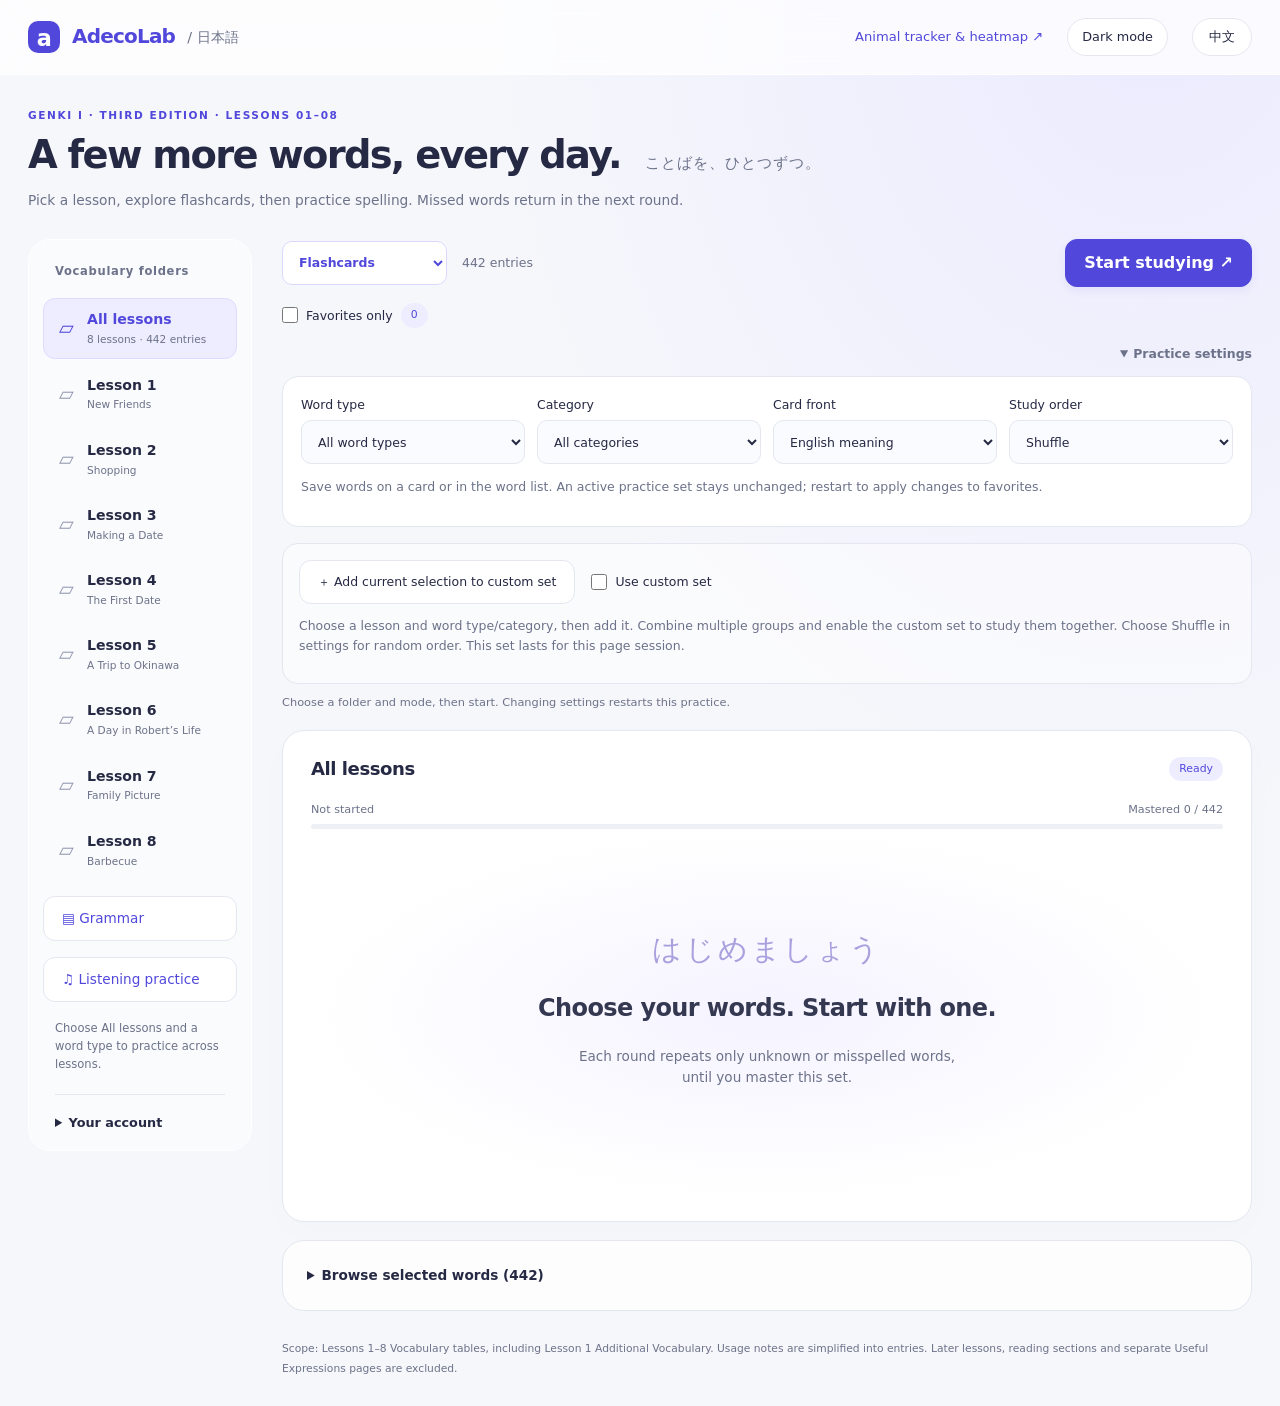
<file: japanese.html>
<!doctype html>
<html lang="en">
<head>
  <meta charset="utf-8"><meta name="viewport" content="width=device-width,initial-scale=1">
  <title>Japanese Study · AdecoLab</title>
  <link rel="stylesheet" href="japanese/style.css">
  <script defer src="japanese/vocabulary.js"></script><script defer src="japanese/core.js"></script>
  <script defer src="japanese/i18n.js"></script><script defer src="japanese/favorites.js"></script>
  <script defer src="japanese/config.js"></script><script defer src="japanese/listening-extra.js"></script><script defer src="japanese/listening-more.js"></script><script defer src="japanese/grammar.js"></script><script defer src="japanese/app.js"></script>
</head>
<body>
  <header><a class="brand" href="index.html">AdecoLab <span>/ 日本語</span></a><div class="header-actions"><a href="index.html" data-text="tracker">Animal tracker & heatmap ↗</a><button id="study-theme" type="button"></button><button id="language" type="button">中文</button></div></header>
  <main>
    <section class="intro"><p class="eyebrow">GENKI I · THIRD EDITION · LESSONS 01–08</p><h1><span class="headline" data-text="headline">A few more words, every day.</span><span lang="ja">ことばを、ひとつずつ。</span></h1><p data-text="intro"></p></section>
    <div class="layout">
      <aside class="panel library"><h2 data-text="folders"></h2><nav id="folders"></nav><button id="grammar-tab" class="listening-tab" type="button" aria-pressed="false" data-text="grammarTitle"></button><button id="listening-tab" class="listening-tab" type="button" aria-pressed="false" data-text="listeningTitle"></button><p class="aside-note" data-text="folderHelp"></p>
        <details class="account-panel"><summary data-text="account"></summary><p id="account-status" class="muted" aria-live="polite"></p><p id="account-availability" class="muted"></p>
          <form id="account-form" hidden><label for="email" data-text="email"></label><input id="email" type="email" required autocomplete="username" maxlength="254"><label for="password" data-text="password"></label><input id="password" type="password" required minlength="8" autocomplete="current-password" maxlength="128"><div class="auth-actions"><button id="login" type="submit" class="primary" data-text="login"></button><button id="signup" type="button" data-text="signup"></button><button id="forgot" type="button" data-text="forgot"></button><button id="update-password" type="button" hidden data-text="updatePassword"></button></div></form>
          <button id="logout" hidden data-text="logout"></button><button id="retry-sync" hidden data-text="retry"></button><p id="account-message" role="status" class="muted"></p><p class="muted" data-text="accountHelp"></p>
        </details>
      </aside>
      <div class="workspace">
        <section id="grammar-panel" class="panel grammar-panel" hidden><p class="eyebrow">GENKI I · THIRD EDITION · LESSONS 01–08</p><h2 data-text="grammarTitle"></h2><p class="muted" data-text="grammarIntro"></p><nav id="grammar-lessons" class="grammar-lessons"></nav><h3 id="grammar-heading"></h3><p id="grammar-source" class="muted"></p><div id="grammar-topics"></div></section>
        <section id="listening-panel" class="panel listening-panel" hidden>
          <p class="eyebrow">IRODORI · STARTER A1</p><h2 data-text="listeningTitle"></h2><p class="muted" data-text="listeningIntro"></p>
          <div class="filter-row"><label><span data-text="listeningClip"></span><select id="listening-clip"></select></label><label><span data-text="listeningSpeed"></span><select id="listening-speed"><option value="0.5">0.5×</option><option value="0.75">0.75×</option><option value="1" selected>1×</option><option value="1.25">1.25×</option><option value="1.5">1.5×</option></select></label></div>
          <div class="listening-player"><h3 id="listening-name"></h3><audio id="listening-audio" controls preload="none"></audio><p id="listening-error" role="status" class="muted" hidden data-text="listeningError"></p><button id="listening-replay" type="button" data-text="listeningReplay"></button></div>
          <label class="favorite-filter"><input id="listening-subtitles" type="checkbox"><span data-text="listeningSubtitles"></span></label>
          <div id="listening-transcript" class="listening-transcript" hidden></div>
          <p class="muted" data-text="listeningTip"></p><p class="muted">© The Japan Foundation Japanese-Language Institute, Urawa · <a id="listening-source" href="https://www.irodori.jpf.go.jp/starter/audio/lesson03.html" target="_blank" rel="noopener" data-text="listeningSource"></a> · <a href="https://www.irodori.jpf.go.jp/en/privacy.html" target="_blank" rel="noopener" data-text="listeningTerms"></a> · <a id="listening-script-source" href="https://www.irodori.jpf.go.jp/assets/data/starter/pdf/X_L03.pdf" target="_blank" rel="noopener" data-text="listeningScriptSource"></a></p>
        </section>
        <section class="panel filters">
          <div class="setup-bar"><label class="mode-picker"><span data-text="mode"></span><select id="mode"><option value="cards" data-text="cards"></option><option value="spelling" data-text="spelling"></option><option value="te" data-text="teMode"></option><option value="verbType" data-text="verbTypeMode"></option></select></label><span id="count" class="muted"></span><button id="start" class="primary" data-text="start"></button></div>
          <div class="selection-bar"><label class="favorite-filter"><input id="only-favorites" type="checkbox"><span data-text="onlyFavorites"></span><span id="favorite-count" class="badge"></span></label>
          <details class="practice-settings" open><summary data-text="settings"></summary><div class="settings-content"><div class="filter-row"><label><span data-text="pos"></span><select id="pos"><option value="all" data-text="allTypes"></option><option value="noun" data-text="noun"></option><option value="verb" data-text="verb"></option><option value="adjective" data-text="adjective"></option><option value="other" data-text="other"></option></select></label><label><span data-text="subtype"></span><select id="subtype"></select></label><label id="direction-wrap"><span data-text="front"></span><select id="direction"><option value="english" data-text="english"></option><option value="japanese" data-text="japanese"></option></select></label><label><span data-text="order"></span><select id="order"><option value="random" data-text="randomOrder"></option><option value="list" data-text="listOrder"></option></select></label></div><p class="muted" data-text="favoriteHelp"></p></div></details></div>
          <div class="custom-builder"><div class="custom-toolbar"><button id="add-group" type="button" data-text="addGroup"></button><label class="favorite-filter"><input id="use-groups" type="checkbox"><span data-text="useGroups"></span></label></div><p class="muted" data-text="groupHelp"></p><div id="custom-groups" class="custom-groups"></div></div><p id="settings-note" class="muted" aria-live="polite"></p><p id="favorite-message" class="muted" role="status"></p>
        </section>
        <section class="panel study">
          <div class="study-heading"><h2 id="deck-title"></h2><span id="round" class="badge"></span></div>
          <div class="progress-label"><span id="position"></span><span id="mastery"></span></div><progress id="progress" value="0" max="1"></progress>
          <div id="welcome" class="welcome"><span lang="ja">はじめましょう</span><h3 data-text="welcomeTitle"></h3><p data-text="welcomeText"></p></div>
          <div id="exercise" hidden>
            <div class="word-toolbar"><p id="word-meta" class="muted"></p><button id="favorite-word" type="button" aria-pressed="false"></button></div>
            <div id="card-stage" class="card-stage"><button id="flashcard" class="flashcard" type="button" aria-pressed="false"><span class="card-inner"><span class="card-face card-front"><span id="card-label" class="eyebrow"></span><strong id="card-main"></strong><span id="card-reading" class="card-reading" lang="en"></span><span class="flip-hint" data-text="flip"></span></span><span class="card-face card-back" aria-hidden="true"><span id="card-back-label" class="eyebrow"></span><strong id="card-back-main"></strong><span id="card-back-reading" class="card-reading" lang="en"></span><span class="flip-hint" data-text="flip"></span></span></span></button></div>
            <div id="card-navigation" class="card-navigation"><button id="previous-card" type="button" data-label="previousCard">←</button><p data-text="browseHint"></p><button id="next-card" type="button" data-label="nextCard">→</button></div>
            <div id="card-actions" class="actions"><button id="unknown" data-text="unknown"></button><button id="known" class="primary" data-text="known"></button></div>
            <div id="spelling" hidden>
              <div class="spelling-prompt"><p class="eyebrow" id="prompt-label"></p><strong id="spelling-word"></strong><p id="spelling-meaning"></p><button id="hide-word" type="button"></button><div id="answer-preview" hidden aria-hidden="true"><p id="preview-label" class="eyebrow"></p><strong id="preview-text" lang="ja"></strong></div></div>
              <div id="verb-choices" class="actions" hidden><button type="button" data-verb="る动词">る verb</button><button type="button" data-verb="う动词">う verb</button><button type="button" data-verb="不规则动词">Irregular</button></div><form id="answer-form"><label for="answer" data-text="answer"></label><div class="answer-row"><input id="answer" lang="ja" autocomplete="off" autocapitalize="off" spellcheck="false"><button id="check" class="primary" type="submit" data-text="check"></button></div></form>
              <p class="muted input-note" data-text="inputHelp"></p><div id="feedback" role="status" aria-live="polite"></div><button id="next" class="primary" hidden data-text="next"></button>
            </div>
          </div>
          <div id="complete" class="welcome" hidden><span lang="ja">よくできました！</span><h3 data-text="completeTitle"></h3><p id="complete-text"></p><button id="again" class="primary" data-text="again"></button></div>
          <p id="empty" class="welcome" hidden data-text="empty"></p>
        </section>
        <details class="panel"><summary><span data-text="list"></span> <span id="list-count"></span></summary><div class="table-scroll"><table><thead><tr><th id="lesson-header"></th><th data-text="japanese"></th><th data-text="reading"></th><th>English</th><th data-text="pos"></th><th data-text="favorites"></th></tr></thead><tbody id="word-list"></tbody></table></div></details>
      </div>
    </div>
    <footer data-text="scope"></footer>
  </main>
  <noscript>Enable JavaScript to use Japanese study. / 请启用 JavaScript。</noscript>
</body>
</html>
</file>
<file: japanese/style.css>
:root {
  font: 100%/1.55 Inter, ui-sans-serif, system-ui, -apple-system, "Segoe UI", "Microsoft YaHei", sans-serif;
  color: #252943; background: #f6f7fb;
  --accent: #5148db; --accent-soft: #eeedff; --line: #e5e7f0; --muted: #6c7289;
  --ease-out: cubic-bezier(0.23, 1, 0.32, 1); --ease-in-out: cubic-bezier(0.77, 0, 0.175, 1);
}
* { box-sizing: border-box; }
.workspace.listening-view > :not(#listening-panel) { display:none!important; }
.workspace.grammar-view > :not(#grammar-panel) { display:none!important; }
.grammar-panel { min-width:0; }
.grammar-lessons { display:flex;flex-wrap:wrap;gap:8px;margin:20px 0; }
.grammar-lessons button { font-size:.8rem;padding:9px 14px; }
.grammar-lessons button[aria-pressed="true"],#grammar-tab[aria-pressed="true"] { background:var(--accent-soft);color:var(--accent);border-color:var(--accent); }
html[data-theme="dark"] .grammar-lessons button[aria-pressed="true"] { background:var(--accent-soft);color:var(--accent);border-color:var(--accent); }
.grammar-topic { border:1px solid var(--line);border-radius:16px;padding:18px;margin-top:14px;overflow-wrap:anywhere; }
.grammar-topic summary { line-height:1.7; }
.grammar-topic p { font-size:.9rem;line-height:1.85; }
.grammar-topic .grammar-form { padding:12px;border-radius:10px;background:var(--accent-soft);color:var(--accent);white-space:pre-line; }
.grammar-topic .grammar-example { font-size:clamp(1.2rem,3vw,1.6rem); }
@media(max-width:480px){.grammar-lessons{display:grid;grid-template-columns:repeat(4,minmax(0,1fr));gap:6px}.grammar-lessons button{padding:9px 4px;font-size:.73rem}.grammar-topic{padding:14px}}
.listening-tab { width:100%;text-align:left;margin-top:16px;font-size:.85rem;color:var(--accent); }
.listening-tab[aria-pressed="true"] { background:var(--accent-soft);border-color:var(--accent); }
.listening-panel { min-width:0; }
.listening-player { margin:24px 0;padding:24px;border:1px solid var(--line);border-radius:18px;background:var(--accent-soft); }
.listening-player h3 { margin-top:0;font-size:1.4rem; }
.listening-player audio { display:block;width:100%;margin:18px 0; }
.listening-transcript { padding:20px;margin:18px 0;border:1px solid var(--line);border-radius:16px; }
.listening-transcript p { white-space:pre-line; }
.listening-line + .listening-line { margin-top:18px;padding-top:18px;border-top:1px solid var(--line); }
.listening-line .listening-japanese { font-size:clamp(1.2rem,3vw,1.65rem);line-height:1.8;margin:0 0 6px; }
.listening-line .listening-translation { margin:0;line-height:1.7; }
#study-theme { padding:8px 14px;border-radius:24px;font-size:.8rem;white-space:nowrap; }
html[data-theme="light"] { color-scheme:light; }
html[data-theme="dark"] { color-scheme:dark;background:#0e1423;color:#e5eafa;--accent:#b2aaff;--accent-soft:#302d50;--line:#3c4660;--muted:#adb6cc; }
html[data-theme="dark"] body { background:radial-gradient(ellipse at 90% 0%,#252644,transparent 50%),#0e1423; }
html[data-theme="dark"] header { background:#192237cf;border-color:#303b54; }
html[data-theme="dark"] :is(.panel,.settings-content,.custom-builder,.account-panel[open],button,select,input,th) { background:#1b2539;color:#e5eafa;border-color:var(--line); }
html[data-theme="dark"] :is(.panel.filters,.panel.library) { background:transparent;box-shadow:none; }
html[data-theme="dark"] :is(.card-face,.spelling-prompt) { background:radial-gradient(ellipse at 100% 0%,#302d50,transparent 65%),#202a40;border-color:var(--line); }
html[data-theme="dark"] .card-back { background:radial-gradient(ellipse at 0% 100%,#353056,transparent 70%),#202a40; }
html[data-theme="dark"] :is(.welcome,.welcome h3) { color:#e5eafa; }
html[data-theme="dark"] .welcome { background:radial-gradient(ellipse at 50% 50%,#2b2949,transparent 70%); }
html[data-theme="dark"] :is(.primary,.brand::before) { background:#6557d6;color:#fff;border-color:#8175e8; }
html[data-theme="dark"] :is(#folders button.active,.custom-groups button,#known) { background:#302d50;color:#c9c3ff;border-color:#5c5484; }
html[data-theme="dark"] #favorite-word { background:#202a40;color:#e5eafa;border-color:var(--line); }
html[data-theme="dark"] #favorite-word[aria-pressed="true"] { background:#44391f;color:#ffda86; }
html[data-theme="dark"] #unknown { background:#382d2b;color:#f0bc96;border-color:#644936; }
html[data-theme="dark"] :is(progress,progress::-webkit-progress-bar) { background:#303a51; }
html[data-theme="dark"] :is(td,th,.actions) { border-color:#303b54; }
html[data-theme="dark"] :is(.card-face>.eyebrow,.flip-hint) { color:#adb6cc; }
html[data-theme="dark"] select::picker(select) { background:#202a40;color:#e5eafa;border-color:var(--line); }
html[data-theme="dark"] select option:checked { background:#3b355d;color:#d4cdff; }
html[data-theme="dark"] #answer-preview[data-state="correction"] :is(#preview-text,#preview-label) { color:#ffb66e; }
html[data-theme="dark"] :is(#feedback.correct,#answer-preview[data-state="correct"] #preview-text) { color:#8ddcaf; }
html[data-theme="dark"] #feedback.incorrect { color:#ffb18c; }
@media(hover:hover) and (pointer:fine) {
  html[data-theme="dark"] button:hover:not(:disabled):not(.flashcard) { background:#34304f;color:#e5eafa;border-color:#79709f; }
}
@media(max-width:480px) { .header-actions{flex-wrap:wrap;gap:6px;justify-content:flex-end} #study-theme{padding:7px 10px;font-size:.7rem} }
.spelling-prompt.is-writing { padding:28px 24px 32px; }
.spelling-prompt.is-writing #spelling-word { font-size:clamp(1.2rem,2vw,1.7rem);font-weight:500; }
#answer-preview { margin-top:24px;padding-top:22px;border-top:1px solid var(--line); }
#answer-preview #preview-text { display:block;font-size:clamp(2.2rem,5vw,3.7rem);line-height:1.45;min-height:1.5em;overflow-wrap:anywhere;letter-spacing:.035em; }
#answer-preview[data-state="correction"] #preview-text,#answer-preview[data-state="correction"] #preview-label { color:#ae570e; }
#answer-preview[data-state="correct"] #preview-text { color:#237750; }
#answer-form #answer { min-height:76px;font-size:clamp(1.4rem,3vw,2rem);padding:16px 18px; }
select, select::picker(select) { appearance: base-select; }
select::picker(select) { border: 1px solid #dedbf4; border-radius: 14px; padding: 6px; background: white; box-shadow: 0 12px 32px #25294318; }
select option { padding: 10px 12px; border-radius: 9px; }
select option:checked { background: #eeedff; color: #5148db; }
.selection-bar { flex-wrap: wrap; }
.practice-settings[open] { flex-basis: 100%; max-width: 100%; }
.practice-settings[open] .settings-content { width: 100%; }
body { margin: 0; background: radial-gradient(ellipse at 90% 0%, #ecebff 0, transparent 42%); }
button, input, select { font: inherit; }
button, a, select, input { outline-offset: 4px; }
:focus-visible { outline: 3px solid #8e87f2; }
button { cursor: pointer; border: 1px solid var(--line); border-radius: 12px; padding: 11px 18px; color: inherit; background: #fff; transition: background-color 160ms ease, border-color 160ms ease, transform 160ms var(--ease-out); }
button:active:not(:disabled):not(.flashcard) { transform: scale(.97); }
button:disabled { cursor: default; opacity: .45; }
a { color: var(--accent); text-underline-offset: 4px; }
.primary { background: var(--accent); border-color: var(--accent); color: #fff; font-weight: 650; box-shadow: 0 4px 10px #5148db14; }
[hidden] { display: none !important; }
header { position: relative; z-index: 2; display: flex; align-items: center; justify-content: space-between; gap: 20px; padding: 18px max(28px, calc((100vw - 1304px)/2)); border-bottom: 1px solid #fff; background: #ffffffb8; backdrop-filter: blur(20px) saturate(140%); }
header a { text-decoration: none; font-size: .82rem; }
.brand { display: inline-flex; align-items: center; gap: 12px; font-size: 1.25rem; font-weight: 780; letter-spacing: -.04em; }
.brand::before { content: "a"; display: grid; place-items: center; width: 32px; height: 32px; border-radius: 10px; background: var(--accent); color: white; font-size: 1.4rem; font-weight: 700; }
.brand span { color: var(--muted); font-size: .9rem; font-weight: 450; letter-spacing: 0; }
.header-actions { display: flex; align-items: center; gap: 24px; }
#language { padding: 8px 16px; border-radius: 24px; font-size: .8rem; }
main { max-width: 1360px; margin: auto; padding: 0 28px 28px; }
.intro { padding: 32px 0 27px; }
.eyebrow { font-size: .66rem; letter-spacing: .15em; color: var(--accent); font-weight: 700; }
.intro .eyebrow { margin: 0 0 9px; }
h1 { display: flex; align-items: baseline; gap: 24px; flex-wrap: wrap; font-size: clamp(1.8rem, 3vw, 2.65rem); line-height: 1.2; letter-spacing: -.045em; margin: 0; }
h1 span[lang] { font-size: .38em; font-weight: 450; color: var(--muted); letter-spacing: .07em; }
.intro > p:last-child { color: var(--muted); font-size: .86rem; margin: 12px 0 0; max-width: 760px; }
h2 { font-size: .98rem; font-weight: 700; margin: 0 0 18px; }
h3 { font-size: 1.5rem; letter-spacing: -.025em; }
.layout { display: grid; grid-template-columns: 224px minmax(0, 1fr); gap: 30px; align-items: start; }
.panel { background: #ffffffc9; border: 1px solid var(--line); border-radius: 22px; padding: 24px; }
.library { padding: 23px 14px 18px; background: #ffffff80; border-color: #fff; }
.library h2 { padding: 0 12px; font-size: .72rem; color: var(--muted); letter-spacing: .06em; }
#folders { display: grid; gap: 5px; }
#folders button { text-align: left; position: relative; display: flex; flex-direction: column; padding: 10px 13px 10px 43px; border: 1px solid transparent; background: transparent; font-size: .88rem; font-weight: 600; }
#folders button::before { content: "▱"; position: absolute; left: 15px; top: 14px; color: #9399b1; font-size: 1.2rem; }
#folders button.active { background: var(--accent-soft); color: var(--accent); border-color: #dedbff; }
#folders button.active::before { color: var(--accent); }
#folders small { color: var(--muted); font-size: .66rem; font-weight: 400; }
.aside-note { font-size: .72rem; padding: 0 12px; margin: 18px 0; color: var(--muted); }
.workspace { min-width: 0; display: grid; gap: 18px; }
.filters { padding: 0; border: 0; background: transparent; }
.setup-bar { display: flex; align-items: center; gap: 15px; }
.setup-bar #start { margin-left: auto; white-space: nowrap; }
.mode-picker { position: relative; }
.mode-picker > span { position: absolute; width: 1px; height: 1px; overflow: hidden; clip-path: inset(50%); }
.mode-picker select { background: #fff; color: var(--accent); border-color: #dbd8fb; font-weight: 650; min-width: 165px; }
.selection-bar { display: flex; justify-content: space-between; align-items: start; gap: 14px; margin-top: 15px; }
.favorite-filter { display: flex; align-items: center; gap: 8px; font-size: .78rem; min-height: 26px; }
.favorite-filter input { width: 16px; height: 16px; min-height: 0; margin: 0; accent-color: var(--accent); }
.practice-settings { flex: 1; max-width: 75%; text-align: right; }
.practice-settings summary { font-size: .78rem; color: var(--muted); padding: 2px 0; }
.settings-content { padding: 18px; border: 1px solid var(--line); border-radius: 16px; background: #fff; text-align: left; margin-top: 10px; }
.filter-row { display: flex; gap: 12px; flex-wrap: wrap; }
.filter-row > label { flex: 1; min-width: 120px; }
label { display: grid; gap: 6px; font-size: .78rem; }
select, input { color: inherit; background: #fafbff; border: 1px solid var(--line); border-radius: 10px; padding: 10px 12px; max-width: 100%; min-height: 44px; }
.muted { color: var(--muted); font-size: .78rem; }
#settings-note { font-size: .71rem; margin: 10px 0 0; }
#favorite-message:empty, #account-message:empty { display: none; }
.study { padding: 24px 28px 22px; box-shadow: 0 10px 38px #25294304; background: #fff; }
.study-heading, .progress-label, .word-toolbar { display: flex; align-items: center; justify-content: space-between; gap: 12px; }
.study-heading h2 { margin: 0; font-size: 1.13rem; letter-spacing: -.025em; }
.badge { display: inline-flex; align-items: center; background: var(--accent-soft); color: var(--accent); border-radius: 24px; padding: 4px 10px; font-size: .68rem; white-space: nowrap; }
.progress-label { color: var(--muted); font-size: .7rem; margin: 18px 0 6px; }
progress { display: block; appearance: none; width: 100%; height: 5px; border: 0; border-radius: 8px; overflow: hidden; background: #eff0f6; }
progress::-webkit-progress-bar { background: #eff0f6; }
progress::-webkit-progress-value { background: #8a81ed; border-radius: 8px; }
progress::-moz-progress-bar { background: #8a81ed; }
.word-toolbar { margin: 18px 0 12px; }
.word-toolbar p { margin: 0; font-size: .7rem; }
#favorite-word { font-size: .75rem; padding: 7px 12px; border-radius: 24px; background: #fff; }
#favorite-word[aria-pressed="true"] { background: #fff7df; color: #886414; border-color: #f0d995; }
.card-stage { position: relative; overflow: hidden; padding: 4px; margin: -4px; border-radius: 23px; }
.flashcard { position: relative; display: block; width: 100%; height: clamp(330px, 34vw, 440px); padding: 0; border: 0; border-radius: 20px; background: transparent; perspective: 1600px; touch-action: pan-y pinch-zoom; user-select: none; -webkit-user-select: none; transition: none; }
.card-inner { position: relative; display: block; width: 100%; height: 100%; transform-style: preserve-3d; transition: transform 280ms var(--ease-in-out); }
.flashcard.is-flipped .card-inner { transform: rotateY(180deg); }
.flashcard.is-resetting .card-inner { transition: none; }
.card-face { position: absolute; inset: 0; display: flex; flex-direction: column; align-items: center; justify-content: center; gap: 18px; padding: 36px 44px; border: 1px solid #e3e3f4; border-radius: 20px; background: radial-gradient(ellipse at 100% 0%, #f2f0ff 0, transparent 55%), #fcfcff; backface-visibility: hidden; -webkit-backface-visibility: hidden; }
.card-back { transform: rotateY(180deg); background: radial-gradient(ellipse at 0% 100%, #eae9ff 0, transparent 65%), #f7f7ff; }
.card-face > .eyebrow { position: absolute; top: 25px; left: 28px; font-size: .61rem; color: #7c7f9c; }
.card-face strong { max-width: 100%; font-size: clamp(2rem, 3.8vw, 3.5rem); font-weight: 550; line-height: 1.3; letter-spacing: -.025em; overflow-wrap: anywhere; }
.card-face strong[lang="ja"] { letter-spacing: .04em; }
.card-reading { min-height: 1.6em; color: var(--muted); font-size: 1rem; letter-spacing: .025em; }
.flip-hint { position: absolute; bottom: 24px; font-size: .69rem; color: #777c96; }
.outgoing-card { position: absolute; inset: 4px; width: calc(100% - 8px); z-index: 1; pointer-events: none; }
.card-navigation { display: flex; align-items: center; justify-content: center; gap: 18px; padding: 17px 0; }
.card-navigation button { display: grid; place-items: center; width: 40px; height: 40px; padding: 0; border-radius: 50%; font-size: 1.15rem; }
.card-navigation p { margin: 0; font-size: .69rem; text-align: center; color: var(--muted); }
.actions { display: grid; grid-template-columns: 1fr 1fr; gap: 12px; border-top: 1px solid #f0f0f6; padding-top: 18px; }
.actions button { padding: 13px; font-size: .85rem; }
#unknown { color: #a86737; background: #fffaf5; border-color: #f1e1d3; }
#known { background: #eeedff; border-color: #d9d5ff; color: var(--accent); box-shadow: none; }
.welcome { display: flex; flex-direction: column; align-items: center; justify-content: center; min-height: 370px; text-align: center; padding: 36px; color: var(--muted); background: radial-gradient(ellipse at 50% 50%, #f5f3ff, transparent 70%); }
.welcome > span { color: #a8a1de; font-size: 1.8rem; letter-spacing: .1em; }
.welcome h3 { color: #343851; margin: 18px 0 5px; }
.welcome p { max-width: 390px; font-size: .85rem; }
.spelling-prompt { text-align: center; background: #f8f8ff; border: 1px solid var(--line); padding: 40px 24px; border-radius: 18px; margin-bottom: 24px; }
.spelling-prompt strong { font-size: clamp(1.8rem, 3vw, 2.8rem); overflow-wrap: anywhere; font-weight: 550; }
.spelling-prompt p { margin: 8px 0; }
.spelling-prompt #hide-word { font-size: .75rem; margin-top: 10px; }
#answer-form > label { margin-bottom: 8px; }
.answer-row { display: flex; gap: 10px; }
.answer-row input { flex: 1; min-width: 0; font-size: 1.2rem; }
.input-note { font-size: .73rem; }
#feedback { padding: 14px 0; min-height: 24px; font-size: .88rem; }
#feedback.correct { color: #237750; }
#feedback.incorrect { color: #a84b45; }
summary { cursor: pointer; font-weight: 600; font-size: .85rem; }
.table-scroll { overflow: auto; margin-top: 18px; max-height: 430px; }
table { width: 100%; border-collapse: collapse; font-size: .8rem; text-align: left; }
td, th { padding: 16px 12px; border-bottom: 1px solid #eef0f6; }
th { position: sticky; top: 0; background: #fff; color: var(--muted); font-size: .67rem; font-weight: 550; white-space: nowrap; }
td:nth-child(2), td:nth-child(3) { min-width: 120px; }
#word-list button { min-width: 40px; padding: 6px 10px; font-size: 1.2rem; color: var(--accent); border-color: transparent; }
footer { color: var(--muted); font-size: .67rem; margin: 28px 0 0 254px; line-height: 1.8; }
.account-panel { border-top: 1px solid var(--line); margin: 20px 12px 0; padding-top: 18px; }
.account-panel summary { font-size: .8rem; }
.account-panel input { width: 100%; min-width: 0; margin: 5px 0 14px; }
.auth-actions { display: grid; gap: 8px; }
.account-panel button { width: 100%; font-size: .75rem; }
.account-panel .muted { font-size: .67rem; overflow-wrap: anywhere; }
@media (hover: hover) and (pointer: fine) {
  button:hover:not(:disabled):not(.flashcard) { background: #f1f0fc; border-color: #c6c1f7; }
  .primary:hover:not(:disabled) { background: #4338c8; color: white; }
  #known:hover:not(:disabled) { background: #dfdcff; color: #4135be; }
  #unknown:hover:not(:disabled) { background: #fff0e2; border-color: #dfbb97; }
  #folders button:hover { background: #f0effa; }
}
@media (max-width: 980px) {
  .layout { grid-template-columns: 185px minmax(0, 1fr); gap: 20px; }
  .library { padding: 20px 8px; } .study { padding: 22px; }
  .intro h1 span[lang] { display: none; } footer { margin-left: 205px; }
}
@media (max-width: 760px) {
  header { padding: 15px 20px; } .header-actions { gap: 12px; }
  .header-actions a { max-width: 135px; font-size: .7rem; }
  main { padding: 0 20px 24px; } .intro { padding: 28px 0 24px; }
  .layout { grid-template-columns: minmax(0, 1fr); gap: 22px; }
  .library { min-width: 0; padding: 0; border: 0; background: transparent; }
  .library h2, .aside-note { display: none; }
  #folders { display: flex; overflow-x: auto; padding: 2px 2px 8px; gap: 8px; scrollbar-width: thin; }
  #folders button { flex: 0 0 auto; padding: 9px 15px; border-color: var(--line); background: #fff; border-radius: 12px; }
  #folders button::before, #folders small { display: none; }
  .account-panel { margin: 12px 0 0; padding: 12px 0 0; }
  .account-panel[open] { padding: 18px; border: 1px solid var(--line); border-radius: 16px; background: #fff; }
  .account-panel input { max-width: 420px; display: block; } .auth-actions { max-width: 420px; }
  .account-panel button { width: auto; } .practice-settings { max-width: 65%; }
  .study { padding: 20px; } .flashcard { height: 350px; } footer { margin-left: 0; }
}
@media (max-width: 480px) {
  header { padding: 14px 16px; gap: 10px; } .brand { gap: 8px; font-size: 1.05rem; }
  .brand span { display: none; } .header-actions a { max-width: 100px; font-size: .65rem; }
  #language { padding: 7px 10px; } main { padding: 0 14px 24px; }
  .intro h1 { font-size: 1.9rem; } .intro .eyebrow { font-size: .55rem; }
  .intro > p:last-child { font-size: .77rem; } .setup-bar { gap: 10px; flex-wrap: wrap; }
  .mode-picker select { min-width: 130px; font-size: .8rem; } #count { font-size: .68rem; }
  .setup-bar #start { padding: 11px 12px; font-size: .78rem; }
  .selection-bar { flex-wrap: wrap; gap: 10px; } .practice-settings { max-width: 100%; min-width: 115px; }
  .practice-settings[open] { flex-basis: 100%; } .study { padding: 16px; border-radius: 18px; }
  .study-heading h2 { font-size: .95rem; } .progress-label { font-size: .64rem; }
  .flashcard { height: 330px; } .card-face { padding: 38px 22px; }
  .card-face strong { font-size: clamp(1.8rem, 8vw, 2.6rem); }
  .card-face > .eyebrow { left: 20px; top: 20px; } .card-navigation { gap: 12px; }
  .card-navigation p { font-size: .61rem; max-width: 155px; } .actions { gap: 8px; }
  .actions button { font-size: .72rem; padding: 12px 8px; } .answer-row { flex-direction: column; }
  .welcome { min-height: 330px; padding: 24px 12px; } .welcome h3 { font-size: 1.2rem; }
  .panel:not(.library):not(.filters):not(.study) { padding: 18px; }
}
@media (prefers-reduced-motion: reduce) {
  .card-inner { transition: none; transform: none !important; }
  .card-face { transform: none; transition: opacity 125ms ease; }
  .card-front { opacity: 1; } .card-back { opacity: 0; }
  .is-flipped .card-front { opacity: 0; } .is-flipped .card-back { opacity: 1; }
  button { transition: background-color 125ms ease, border-color 125ms ease; }
  button:active:not(:disabled):not(.flashcard) { transform: none; }
}
@media (prefers-reduced-transparency: reduce), (prefers-contrast: more) {
  header, .panel, .library { background: #fff; backdrop-filter: none; }
  .panel { border-color: #bfc2d3; }
}

.custom-builder{margin-top:16px;padding:16px;border:1px solid var(--line);border-radius:16px;background:#ffffff80}.custom-toolbar{display:flex;gap:16px;align-items:center;flex-wrap:wrap}.custom-toolbar button{font-size:.78rem}.custom-groups{display:flex;gap:8px;flex-wrap:wrap}.custom-groups button{font-size:.72rem;background:var(--accent-soft);color:var(--accent);padding:7px 12px;border-radius:24px}

/* Native Safari selects and flex items must be allowed to shrink. */
.layout > *, .workspace > *, .selection-bar > *, .setup-bar > *,
.filter-row > label, .custom-toolbar > *, .settings-content, .custom-builder {
  min-width:0;
}
select { min-inline-size:0;max-inline-size:100%; }
select::picker(select) { max-inline-size:calc(100vw - 32px);overflow-wrap:anywhere; }
.settings-content select, .listening-panel select { width:100%; }
.custom-groups button, .custom-toolbar button, .listening-panel p { overflow-wrap:anywhere;white-space:normal; }
html[data-theme="dark"] #folders button { background:#1b2539;color:#e5eafa;border-color:var(--line); }
html[data-theme="dark"] #folders button.active { background:#302d50;color:#c9c3ff;border-color:#5c5484; }
@media(max-width:760px) {
  header { flex-wrap:wrap; }
  .header-actions { flex-wrap:wrap;justify-content:flex-end;min-width:0; }
  .selection-bar { display:block; }
  .practice-settings, .practice-settings[open] { width:100%;max-width:100%;min-width:0;margin-top:14px; }
  .settings-content { width:100%;padding:16px; }
  .filter-row { display:grid;grid-template-columns:repeat(2,minmax(0,1fr)); }
  .filter-row > label { width:100%;min-width:0; }
  .custom-toolbar button { max-width:100%; }
  .custom-groups button { max-width:100%;text-align:left; }
  .listening-player { padding:16px; }
  .listening-player audio { min-width:0;max-width:100%; }
  .table-scroll { width:100%;min-width:0; }
}
@media(max-width:480px) {
  .filter-row { grid-template-columns:minmax(0,1fr); }
  .setup-bar { display:grid;grid-template-columns:minmax(0,1fr) auto;align-items:center; }
  .setup-bar .mode-picker { min-width:0; }
  .mode-picker select { width:100%;min-width:0; }
  .setup-bar #start { grid-column:1 / -1;width:100%;margin-left:0; }
  select, input, .mode-picker select, #answer-form #answer { font-size:16px; }
  .custom-toolbar { align-items:stretch; }
  .custom-toolbar > button { width:100%; }
  .study-heading, .progress-label { flex-wrap:wrap; }
  .welcome > span { font-size:clamp(1.1rem,6vw,1.8rem); }
  .listening-transcript { padding:14px; }
}
</file>
